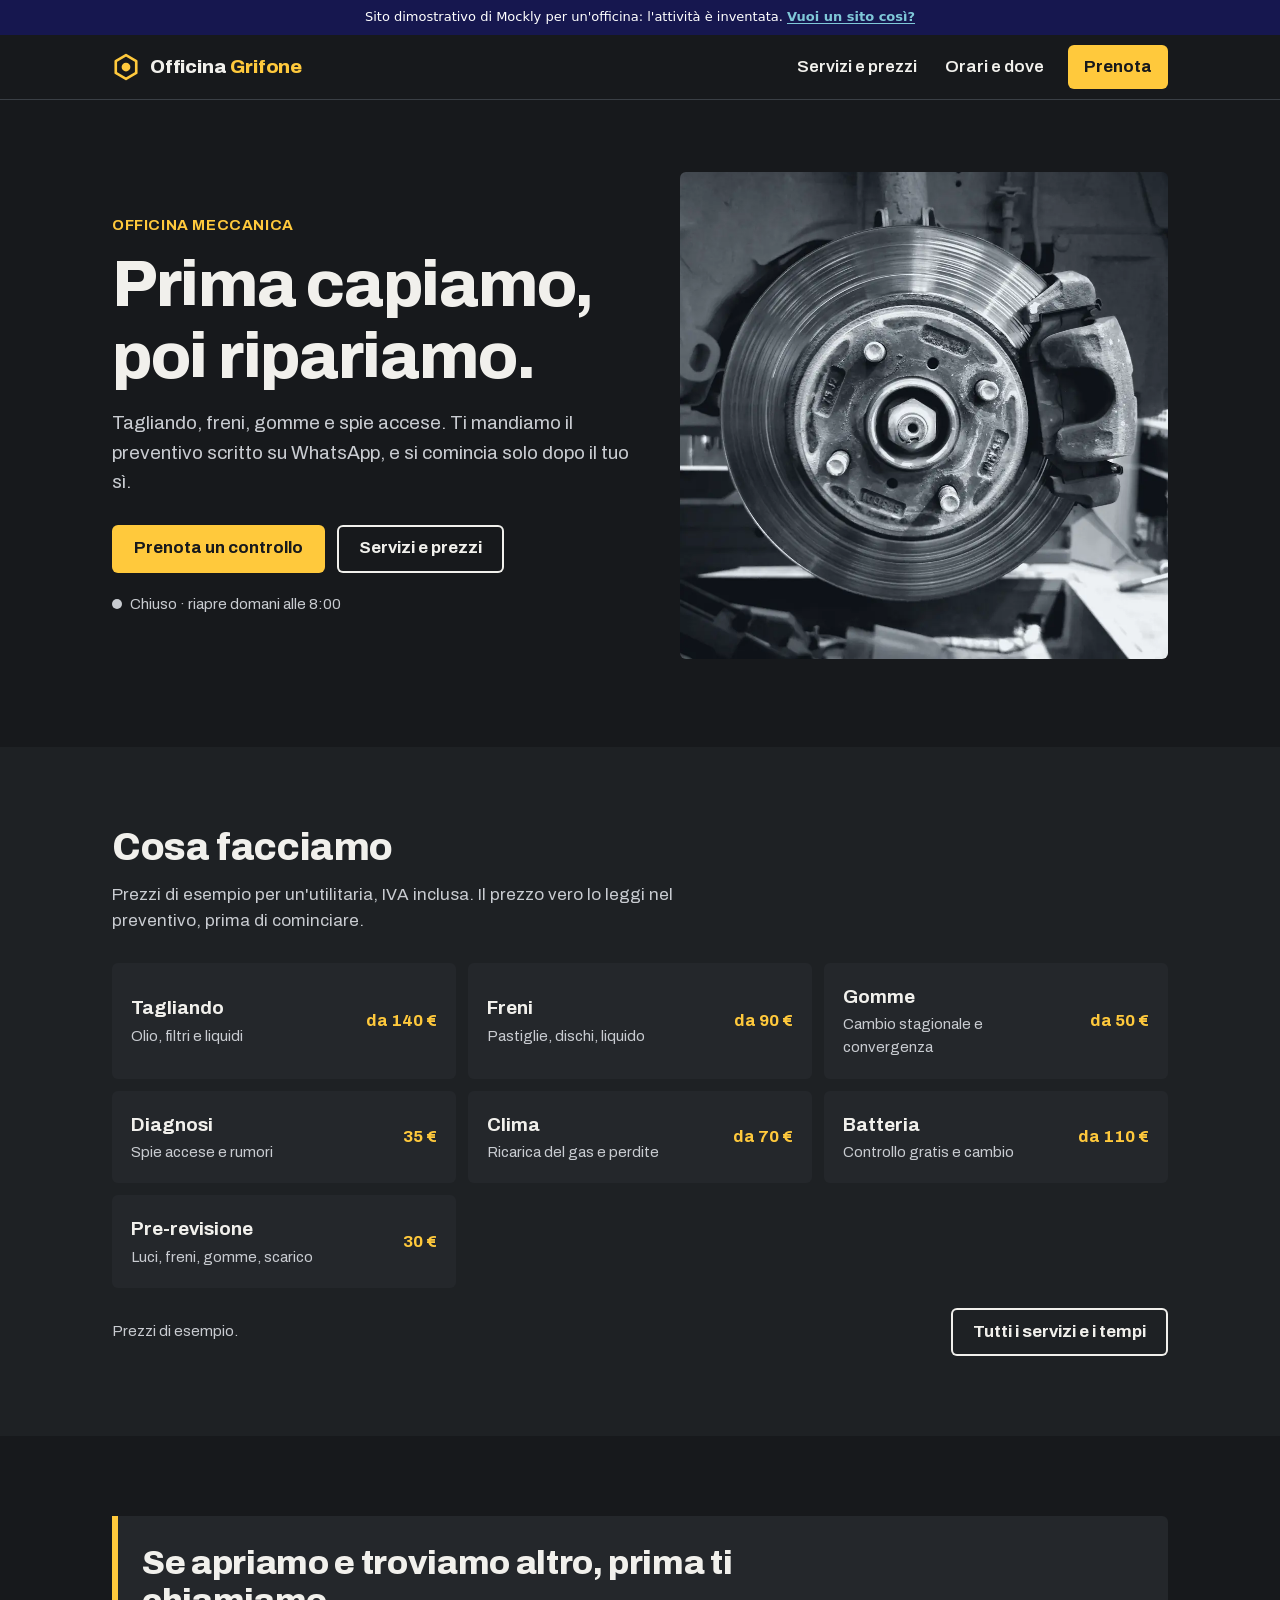
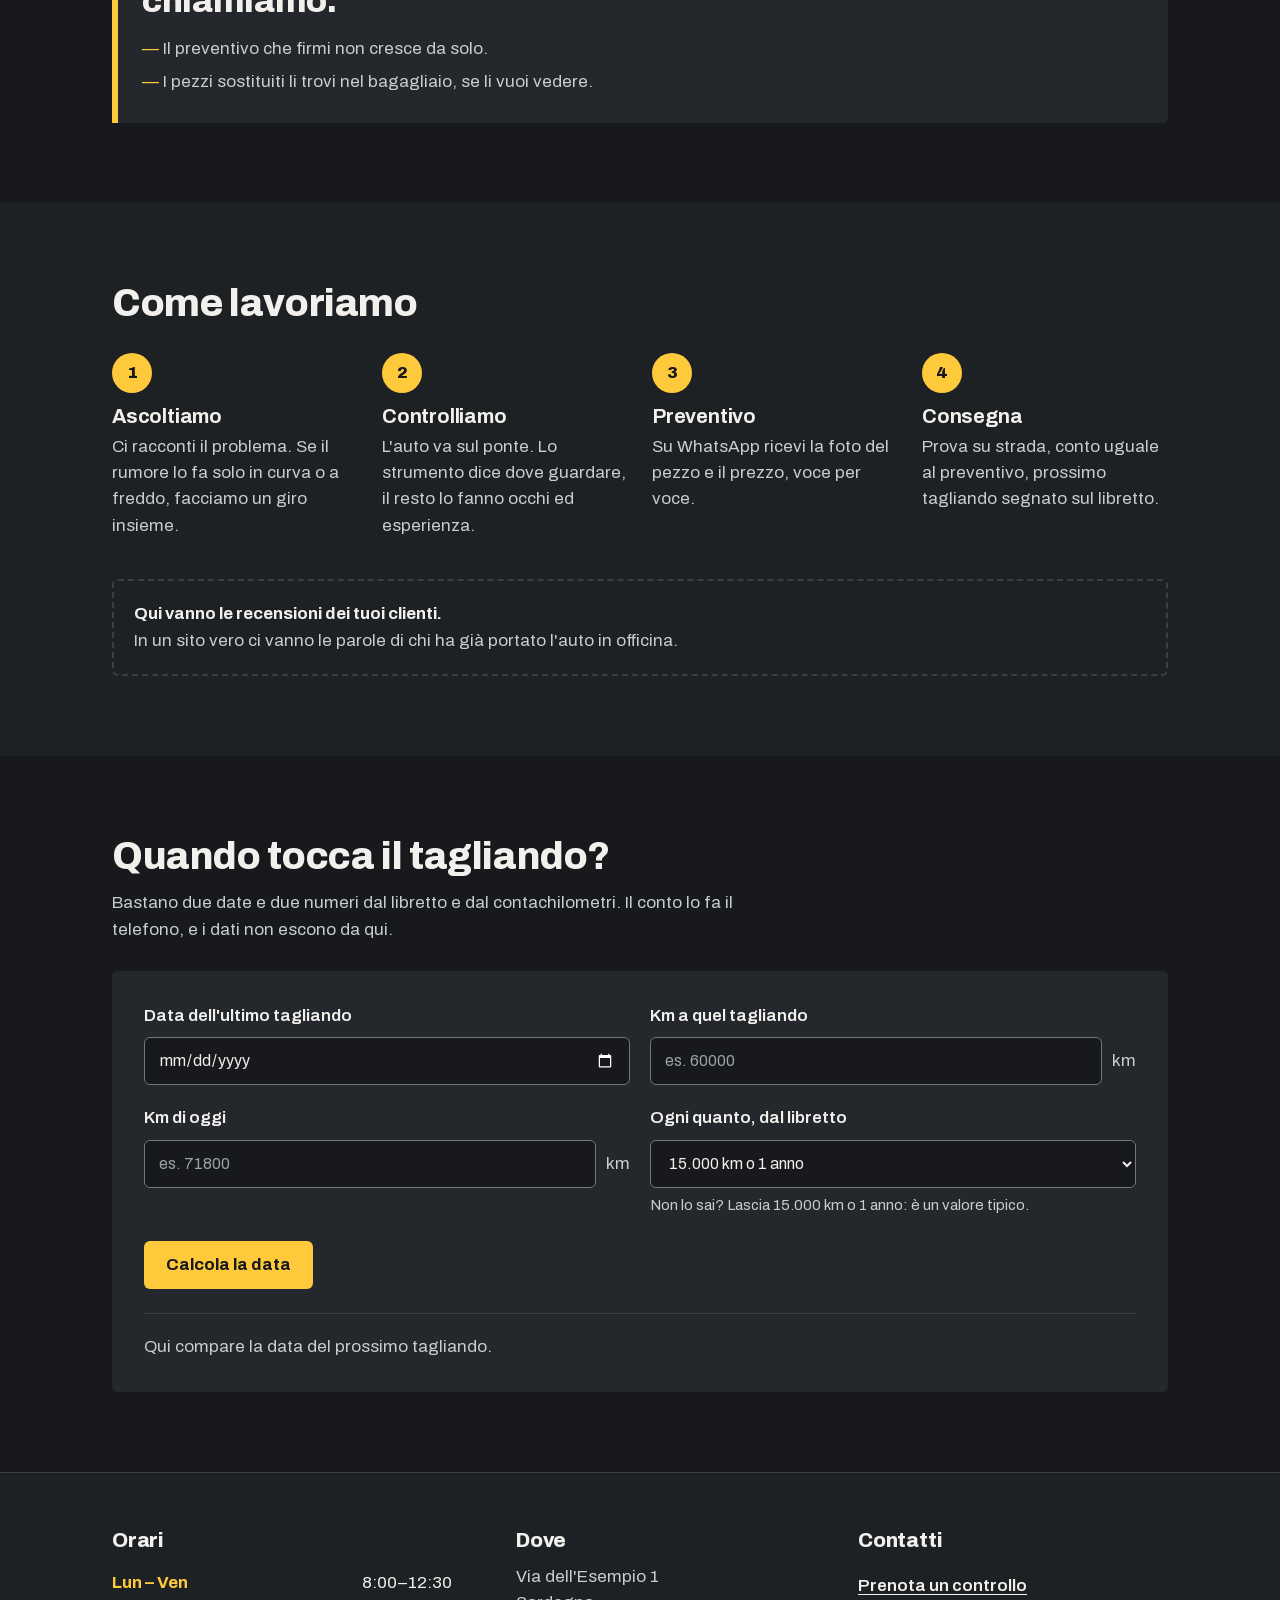
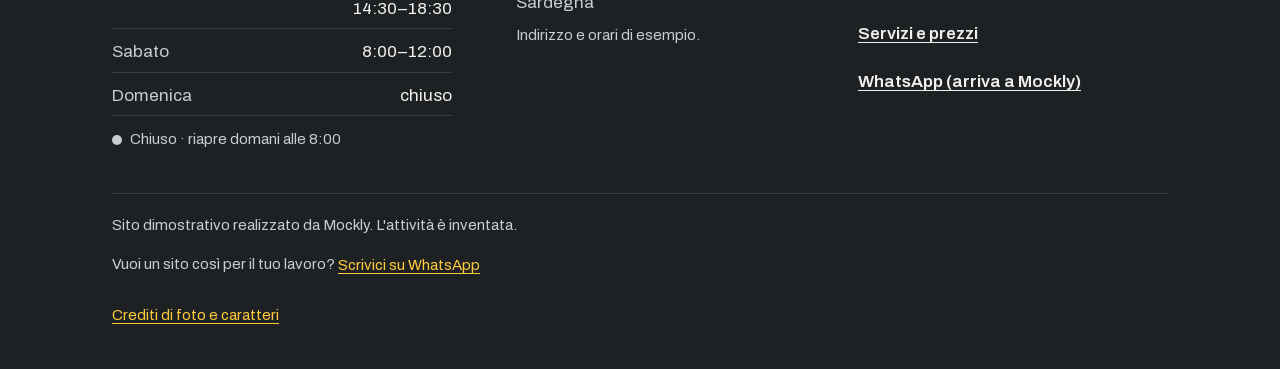
<file: index.html>
<!doctype html>
<html lang="it">
<head>
<meta charset="utf-8">
<meta name="viewport" content="width=device-width, initial-scale=1, viewport-fit=cover">
<title>Officina Grifone — Prima capiamo, poi ripariamo</title>
<meta name="description" content="Officina meccanica inventata per una demo di Mockly: tagliando, freni, gomme, diagnosi delle spie. Promemoria del tagliando e prenotazione su WhatsApp.">
<link rel="canonical" href="https://mockly-website.github.io/officina-grifone/">
<meta name="theme-color" content="#17191C">
<meta property="og:type" content="website">
<meta property="og:locale" content="it_IT">
<meta property="og:site_name" content="Officina Grifone">
<meta property="og:url" content="https://mockly-website.github.io/officina-grifone/">
<meta property="og:title" content="Officina Grifone — Prima capiamo, poi ripariamo">
<meta property="og:description" content="Officina meccanica inventata per una demo di Mockly: tagliando, freni, gomme, diagnosi delle spie. Promemoria del tagliando e prenotazione su WhatsApp.">
<meta property="og:image" content="https://mockly-website.github.io/officina-grifone/assets/img/anteprima-social.png">
<meta property="og:image:width" content="1200">
<meta property="og:image:height" content="630">
<meta property="og:image:alt" content="Officina Grifone: prima capiamo, poi ripariamo. Testo su fondo scuro accanto alla foto di un disco del freno.">
<meta name="twitter:card" content="summary_large_image">
<link rel="icon" href="assets/img/icona.svg" type="image/svg+xml">
<link rel="apple-touch-icon" href="assets/img/icona-180.png">
<link rel="preload" href="assets/fonts/archivo.woff2" as="font" type="font/woff2" crossorigin>
<link rel="stylesheet" href="assets/css/style.css?v=20261119c">
</head>
<body>
<!-- Striscia Mockly: dice che questo è un sito dimostrativo -->
<div class="mockly-demo-bar" role="note"><p>Sito dimostrativo di Mockly per un'officina: l'attività è inventata. <a href="https://mockly.it/">Vuoi un sito così?</a></p></div>
<script>(function(){var b=document.currentScript.previousElementSibling,h=[];function pad(){var c=getComputedStyle(document.body),t=parseFloat(c.paddingTop)||0;b.style.margin="-"+t+"px -"+(parseFloat(c.paddingRight)||0)+"px "+t+"px -"+(parseFloat(c.paddingLeft)||0)+"px";}function find(){pad();h=[].filter.call(document.body.querySelectorAll("*"),function(e){if(e===b||b.contains(e))return false;if(e.hasAttribute("data-mockly-bar"))return true;var s=getComputedStyle(e);if(s.position!=="fixed"||s.top!=="0px")return false;var r=e.getBoundingClientRect();if(r.height>20&&r.height<innerHeight*.5&&r.width>innerWidth*.5){e.setAttribute("data-mockly-bar","");return true;}return false;});move();}function move(){var t=Math.max(0,b.offsetHeight-scrollY)+"px";h.forEach(function(e){e.style.top=t;});}addEventListener("load",find);addEventListener("resize",find);addEventListener("scroll",move,{passive:true});if(document.readyState!=="loading")find();else document.addEventListener("DOMContentLoaded",find);})();</script>
<style>.mockly-demo-bar{position:relative;z-index:1;margin:0;padding:8px 16px;background:#16174F;color:#fff;font:500 13px/1.45 system-ui,-apple-system,"Segoe UI",Roboto,sans-serif;text-align:center;letter-spacing:0}.mockly-demo-bar p{margin:0;color:inherit;font:inherit}.mockly-demo-bar a{color:#7FC8D8;font-weight:600;text-decoration:underline;text-underline-offset:2px}.mockly-demo-bar a:focus-visible{outline:2px solid #7FC8D8;outline-offset:2px}</style>
<a class="salta" href="#contenuto">Vai al contenuto</a>
<header class="testata">
  <div class="contenitore testata__riga">
    <a class="marchio" href="index.html" aria-label="Officina Grifone, home">
      <svg viewBox="0 0 32 32" aria-hidden="true"><path d="M16 2.5l11.7 6.75v13.5L16 29.5 4.3 22.75V9.25z" fill="none" stroke="currentColor" stroke-width="3" stroke-linejoin="round"/><circle cx="16" cy="16" r="5" fill="currentColor"/></svg>
      <span>Officina <b>Grifone</b></span>
    </a>
    <nav class="nav" aria-label="Principale">
      <ul>
        <li><a href="servizi.html">Servizi e prezzi</a></li>
        <li><a href="#orari">Orari e dove</a></li>
      </ul>
    </nav>
    <a class="bottone" href="prenota.html">Prenota</a>
    <button class="menu-tasto" type="button" aria-expanded="false" aria-controls="menu" aria-label="Apri il menu">
      <svg class="apri" viewBox="0 0 24 24" aria-hidden="true"><path d="M3 6h18M3 12h18M3 18h18" stroke="currentColor" stroke-width="2" stroke-linecap="round"/></svg>
      <svg class="chiudi" viewBox="0 0 24 24" aria-hidden="true"><path d="M5 5l14 14M19 5L5 19" stroke="currentColor" stroke-width="2" stroke-linecap="round"/></svg>
    </button>
  </div>
  <nav class="menu contenitore" id="menu" aria-label="Menu" hidden>
    <ul>
      <li><a href="index.html" aria-current="page">Home</a></li>
      <li><a href="servizi.html">Servizi e prezzi</a></li>
      <li><a href="prenota.html">Prenota un controllo</a></li>
      <li><a href="#orari">Orari e dove</a></li>
    </ul>
  </nav>
</header>

<main id="contenuto">
  <section class="contenitore apertura" aria-labelledby="titolo">
    <div>
      <p class="occhiello">Officina meccanica</p>
      <h1 id="titolo">Prima capiamo, poi ripariamo.</h1>
      <p class="apertura__testo">Tagliando, freni, gomme e spie accese. Ti mandiamo il preventivo scritto su WhatsApp, e si comincia solo dopo il tuo sì.</p>
      <div class="azioni">
        <a class="bottone" href="prenota.html">Prenota un controllo</a>
        <a class="bottone bottone--linea" href="servizi.html">Servizi e prezzi</a>
      </div>
      <p class="stato" data-stato>Orari in fondo alla pagina</p>
    </div>
    <img class="apertura__foto" src="assets/img/freni-960.webp" srcset="assets/img/freni-480.webp 480w, assets/img/freni-960.webp 960w, assets/img/freni-1440.webp 1440w" sizes="(min-width: 900px) 46vw, 100vw" width="960" height="1280" alt="Disco del freno montato sul mozzo, visto da vicino" fetchpriority="high">
  </section>

  <section class="sezione sezione--alt" aria-labelledby="t-servizi">
    <div class="contenitore">
      <div class="sezione__testa">
        <h2 id="t-servizi">Cosa facciamo</h2>
        <p>Prezzi di esempio per un'utilitaria, IVA inclusa. Il prezzo vero lo leggi nel preventivo, prima di cominciare.</p>
      </div>
      <ul class="schede">
        <li><a href="servizi.html#tagliando"><span><b>Tagliando</b><small>Olio, filtri e liquidi</small></span><span class="prezzo">da 140 €</span></a></li>
        <li><a href="servizi.html#freni"><span><b>Freni</b><small>Pastiglie, dischi, liquido</small></span><span class="prezzo">da 90 €</span></a></li>
        <li><a href="servizi.html#gomme"><span><b>Gomme</b><small>Cambio stagionale e convergenza</small></span><span class="prezzo">da 50 €</span></a></li>
        <li><a href="servizi.html#diagnosi"><span><b>Diagnosi</b><small>Spie accese e rumori</small></span><span class="prezzo">35 €</span></a></li>
        <li><a href="servizi.html#clima"><span><b>Clima</b><small>Ricarica del gas e perdite</small></span><span class="prezzo">da 70 €</span></a></li>
        <li><a href="servizi.html#batteria"><span><b>Batteria</b><small>Controllo gratis e cambio</small></span><span class="prezzo">da 110 €</span></a></li>
        <li><a href="servizi.html#revisione"><span><b>Pre-revisione</b><small>Luci, freni, gomme, scarico</small></span><span class="prezzo">30 €</span></a></li>
      </ul>
      <div class="schede__piede">
        <p class="nota-esempio">Prezzi di esempio.</p>
        <a class="bottone bottone--linea" href="servizi.html">Tutti i servizi e i tempi</a>
      </div>
    </div>
  </section>

  <section class="sezione" aria-labelledby="t-regola">
    <div class="contenitore">
      <div class="regola">
        <h2 id="t-regola">Se apriamo e troviamo altro, prima ti chiamiamo.</h2>
        <ul>
          <li>Il preventivo che firmi non cresce da solo.</li>
          <li>I pezzi sostituiti li trovi nel bagagliaio, se li vuoi vedere.</li>
        </ul>
      </div>
    </div>
  </section>

  <section class="sezione sezione--alt" id="come" aria-labelledby="t-come">
    <div class="contenitore">
      <div class="sezione__testa">
        <h2 id="t-come">Come lavoriamo</h2>
      </div>
      <ol class="passi-lavoro">
        <li><h3>Ascoltiamo</h3><p>Ci racconti il problema. Se il rumore lo fa solo in curva o a freddo, facciamo un giro insieme.</p></li>
        <li><h3>Controlliamo</h3><p>L'auto va sul ponte. Lo strumento dice dove guardare, il resto lo fanno occhi ed esperienza.</p></li>
        <li><h3>Preventivo</h3><p>Su WhatsApp ricevi la foto del pezzo e il prezzo, voce per voce.</p></li>
        <li><h3>Consegna</h3><p>Prova su strada, conto uguale al preventivo, prossimo tagliando segnato sul libretto.</p></li>
      </ol>
      <div class="recensioni">
        <p><strong>Qui vanno le recensioni dei tuoi clienti.</strong></p>
        <p>In un sito vero ci vanno le parole di chi ha già portato l'auto in officina.</p>
      </div>
    </div>
  </section>

  <section class="sezione" id="tagliando" aria-labelledby="t-tagliando">
    <div class="contenitore">
      <div class="sezione__testa">
        <h2 id="t-tagliando">Quando tocca il tagliando?</h2>
        <p>Bastano due date e due numeri dal libretto e dal contachilometri. Il conto lo fa il telefono, e i dati non escono da qui.</p>
      </div>
      <form class="calcolo" id="calcolo" novalidate>
        <div class="campi campi--due">
          <div class="campo" data-campo="data">
            <label for="c-data">Data dell'ultimo tagliando</label>
            <input type="date" id="c-data" name="data" required aria-describedby="e-data">
            <p class="errore" id="e-data">Scrivi una data passata, come sul libretto.</p>
          </div>
          <div class="campo" data-campo="kmprima">
            <label for="c-kmprima">Km a quel tagliando</label>
            <div class="unita"><input type="number" id="c-kmprima" name="kmprima" inputmode="numeric" min="0" max="999999" step="1" placeholder="es. 60000" required aria-describedby="e-kmprima"><span>km</span></div>
            <p class="errore" id="e-kmprima">Scrivi i chilometri, solo numeri.</p>
          </div>
          <div class="campo" data-campo="kmoggi">
            <label for="c-kmoggi">Km di oggi</label>
            <div class="unita"><input type="number" id="c-kmoggi" name="kmoggi" inputmode="numeric" min="0" max="999999" step="1" placeholder="es. 71800" required aria-describedby="e-kmoggi"><span>km</span></div>
            <p class="errore" id="e-kmoggi">Devono essere almeno quelli dell'ultimo tagliando.</p>
          </div>
          <div class="campo">
            <label for="c-intervallo">Ogni quanto, dal libretto</label>
            <select id="c-intervallo" name="intervallo" aria-describedby="a-intervallo">
              <option value="10000-12">10.000 km o 1 anno</option>
              <option value="15000-12" selected>15.000 km o 1 anno</option>
              <option value="20000-12">20.000 km o 1 anno</option>
              <option value="20000-24">20.000 km o 2 anni</option>
              <option value="30000-24">30.000 km o 2 anni</option>
            </select>
            <p class="campo__aiuto" id="a-intervallo">Non lo sai? Lascia 15.000 km o 1 anno: è un valore tipico.</p>
          </div>
        </div>
        <button class="bottone" type="submit">Calcola la data</button>
        <div class="esito" aria-live="polite">
          <p class="esito__vuoto" data-vuoto>Qui compare la data del prossimo tagliando.</p>
          <div data-pieno hidden>
            <span class="esito__stato" data-stato-t></span>
            <p class="esito__etichetta" data-etichetta-t>Prossimo tagliando entro il</p>
            <p class="esito__data" data-data></p>
            <p data-frase></p>
            <div class="misura">
              <div class="misura__testo"><span>Chilometri</span><span data-km-testo></span></div>
              <div class="misura__barra"><span class="misura__pieno" data-km-barra></span></div>
            </div>
            <div class="misura">
              <div class="misura__testo"><span>Tempo</span><span data-tempo-testo></span></div>
              <div class="misura__barra"><span class="misura__pieno" data-tempo-barra></span></div>
            </div>
            <div class="esito__azioni">
              <a class="bottone" href="prenota.html?servizio=tagliando" data-prenota-t>Prenota il tagliando</a>
              <button class="bottone bottone--linea" type="button" data-calendario>Aggiungi al calendario</button>
            </div>
            <p class="nota-esempio" style="margin-top:14px">Stima indicativa: per la tua auto vale sempre il libretto della casa.</p>
          </div>
        </div>
      </form>
    </div>
  </section>
</main>

<footer class="piede" id="orari">
  <div class="contenitore">
    <div class="piede__griglia">
      <div>
        <h2>Orari</h2>
        <ul class="orari">
          <li data-giorni="1,2,3,4,5"><span>Lun – Ven</span><span>8:00–12:30<br>14:30–18:30</span></li>
          <li data-giorni="6"><span>Sabato</span><span>8:00–12:00</span></li>
          <li data-giorni="0"><span>Domenica</span><span>chiuso</span></li>
        </ul>
        <p class="stato" data-stato>Orari di esempio</p>
      </div>
      <div>
        <h2>Dove</h2>
        <p>Via dell'Esempio 1<br>Sardegna</p>
        <p class="nota-esempio" style="margin-top:8px">Indirizzo e orari di esempio.</p>
      </div>
      <div>
        <h2>Contatti</h2>
        <ul class="contatti">
          <li><a href="prenota.html">Prenota un controllo</a></li>
          <li><a href="servizi.html">Servizi e prezzi</a></li>
          <li><a href="https://wa.me/393517578080?text=Ciao%20Mockly%2C%20ho%20visto%20la%20demo%20dell%27Officina%20Grifone%20e%20ho%20una%20domanda." target="_blank" rel="noopener">WhatsApp (arriva a Mockly)</a></li>
        </ul>
      </div>
    </div>
    <div class="mockly">
      <p>Sito dimostrativo realizzato da Mockly. L'attività è inventata.</p>
      <p>Vuoi un sito così per il tuo lavoro? <a href="https://wa.me/393517578080?text=Ciao%20Mockly%2C%20ho%20visto%20la%20demo%20dell%27Officina%20Grifone%3A%20vorrei%20un%20sito%20cos%C3%AC%20per%20il%20mio%20lavoro." target="_blank" rel="noopener">Scrivici su WhatsApp</a></p>
      <p><a href="CREDITI.md">Crediti di foto e caratteri</a></p>
    </div>
  </div>
</footer>
<script src="assets/js/main.js?v=20261119c"></script>
</body>
</html>
</file>
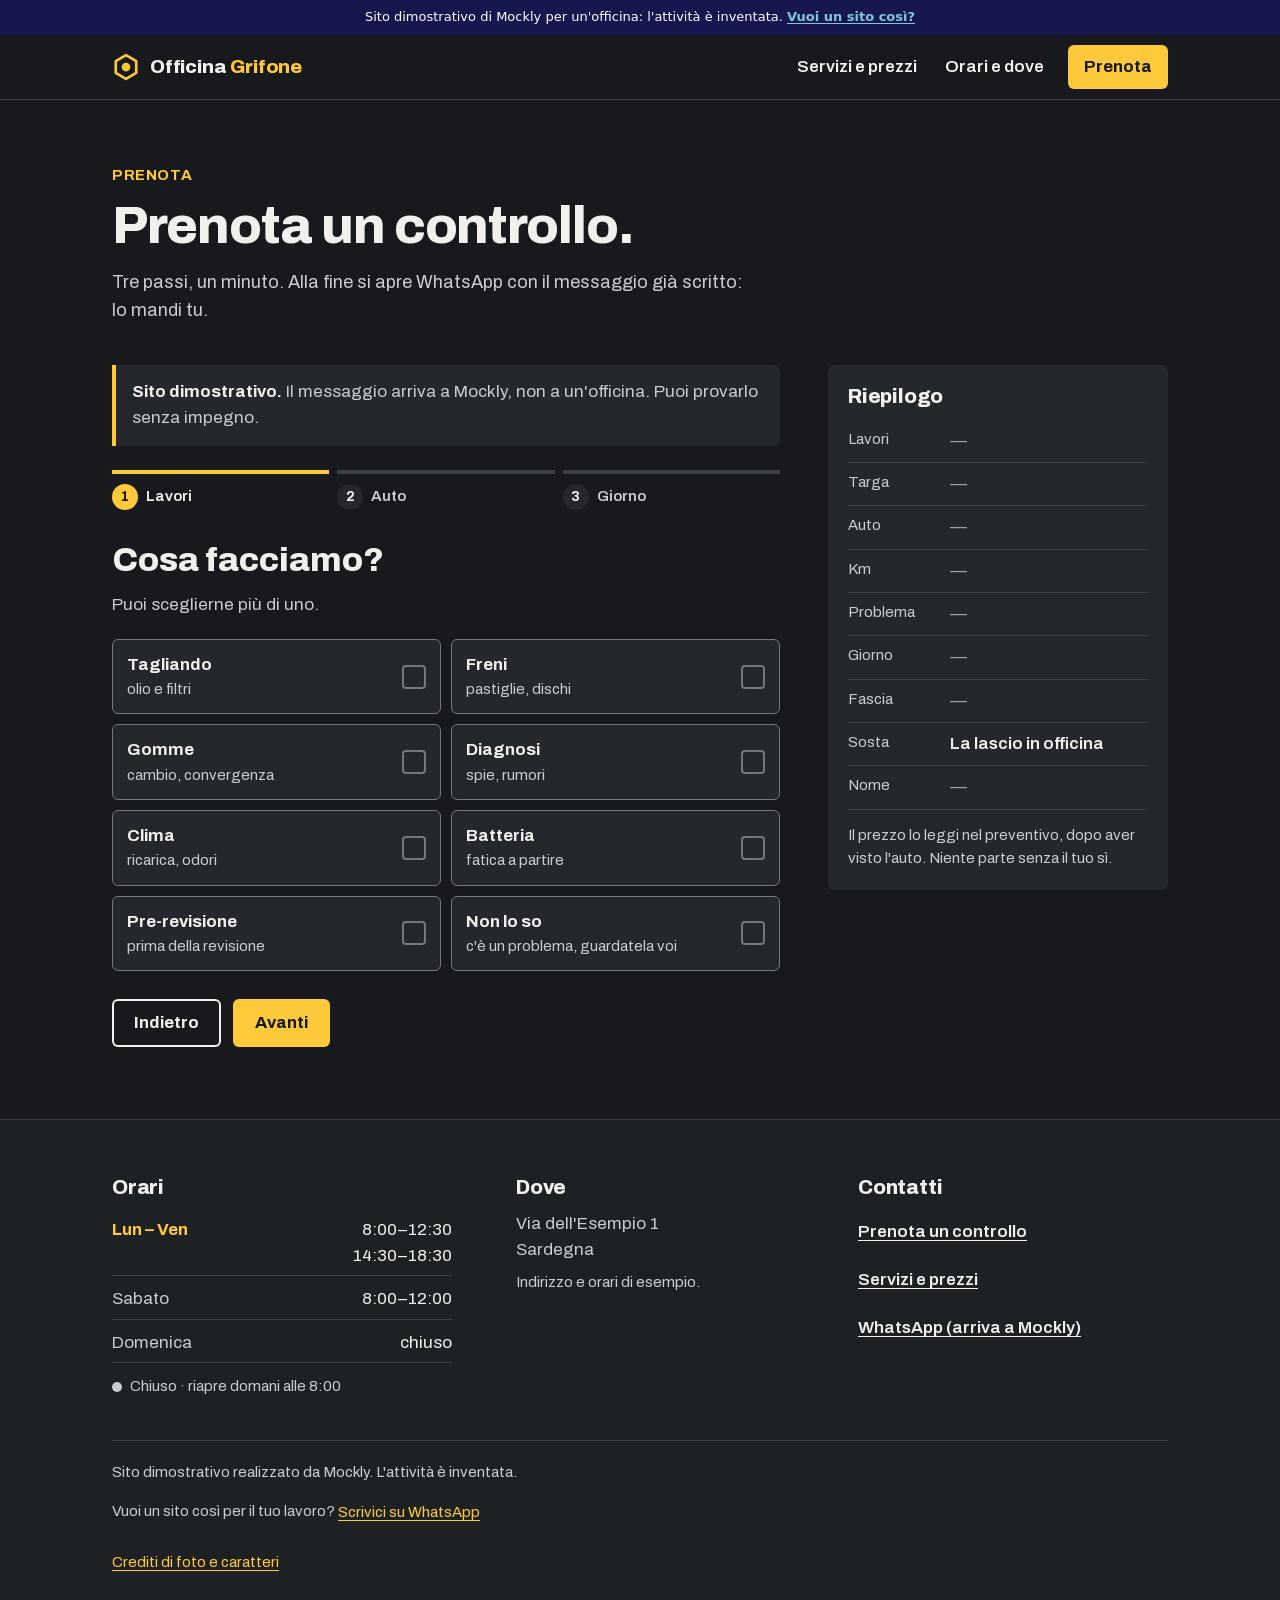
<file: prenota.html>
<!doctype html>
<html lang="it">
<head>
<meta charset="utf-8">
<meta name="viewport" content="width=device-width, initial-scale=1, viewport-fit=cover">
<title>Prenota un controllo — Officina Grifone</title>
<meta name="description" content="Prenota un controllo in tre passi: lavori, auto e giorno. Il riepilogo si apre in WhatsApp. Demo di Mockly, l'officina è inventata.">
<link rel="canonical" href="https://mockly-website.github.io/officina-grifone/prenota.html">
<meta name="theme-color" content="#17191C">
<meta property="og:type" content="website">
<meta property="og:locale" content="it_IT">
<meta property="og:site_name" content="Officina Grifone">
<meta property="og:url" content="https://mockly-website.github.io/officina-grifone/prenota.html">
<meta property="og:title" content="Prenota un controllo — Officina Grifone">
<meta property="og:description" content="Prenota un controllo in tre passi: lavori, auto e giorno. Il riepilogo si apre in WhatsApp. Demo di Mockly, l'officina è inventata.">
<meta property="og:image" content="https://mockly-website.github.io/officina-grifone/assets/img/anteprima-social.png">
<meta property="og:image:width" content="1200">
<meta property="og:image:height" content="630">
<meta property="og:image:alt" content="Officina Grifone: prima capiamo, poi ripariamo. Testo su fondo scuro accanto alla foto di un disco del freno.">
<meta name="twitter:card" content="summary_large_image">
<link rel="icon" href="assets/img/icona.svg" type="image/svg+xml">
<link rel="apple-touch-icon" href="assets/img/icona-180.png">
<link rel="preload" href="assets/fonts/archivo.woff2" as="font" type="font/woff2" crossorigin>
<link rel="stylesheet" href="assets/css/style.css?v=20261119c">
</head>
<body>
<!-- Striscia Mockly: dice che questo è un sito dimostrativo -->
<div class="mockly-demo-bar" role="note"><p>Sito dimostrativo di Mockly per un'officina: l'attività è inventata. <a href="https://mockly.it/">Vuoi un sito così?</a></p></div>
<script>(function(){var b=document.currentScript.previousElementSibling,h=[];function pad(){var c=getComputedStyle(document.body),t=parseFloat(c.paddingTop)||0;b.style.margin="-"+t+"px -"+(parseFloat(c.paddingRight)||0)+"px "+t+"px -"+(parseFloat(c.paddingLeft)||0)+"px";}function find(){pad();h=[].filter.call(document.body.querySelectorAll("*"),function(e){if(e===b||b.contains(e))return false;if(e.hasAttribute("data-mockly-bar"))return true;var s=getComputedStyle(e);if(s.position!=="fixed"||s.top!=="0px")return false;var r=e.getBoundingClientRect();if(r.height>20&&r.height<innerHeight*.5&&r.width>innerWidth*.5){e.setAttribute("data-mockly-bar","");return true;}return false;});move();}function move(){var t=Math.max(0,b.offsetHeight-scrollY)+"px";h.forEach(function(e){e.style.top=t;});}addEventListener("load",find);addEventListener("resize",find);addEventListener("scroll",move,{passive:true});if(document.readyState!=="loading")find();else document.addEventListener("DOMContentLoaded",find);})();</script>
<style>.mockly-demo-bar{position:relative;z-index:1;margin:0;padding:8px 16px;background:#16174F;color:#fff;font:500 13px/1.45 system-ui,-apple-system,"Segoe UI",Roboto,sans-serif;text-align:center;letter-spacing:0}.mockly-demo-bar p{margin:0;color:inherit;font:inherit}.mockly-demo-bar a{color:#7FC8D8;font-weight:600;text-decoration:underline;text-underline-offset:2px}.mockly-demo-bar a:focus-visible{outline:2px solid #7FC8D8;outline-offset:2px}</style>
<a class="salta" href="#contenuto">Vai al contenuto</a>
<header class="testata">
  <div class="contenitore testata__riga">
    <a class="marchio" href="index.html" aria-label="Officina Grifone, home">
      <svg viewBox="0 0 32 32" aria-hidden="true"><path d="M16 2.5l11.7 6.75v13.5L16 29.5 4.3 22.75V9.25z" fill="none" stroke="currentColor" stroke-width="3" stroke-linejoin="round"/><circle cx="16" cy="16" r="5" fill="currentColor"/></svg>
      <span>Officina <b>Grifone</b></span>
    </a>
    <nav class="nav" aria-label="Principale">
      <ul>
        <li><a href="servizi.html">Servizi e prezzi</a></li>
        <li><a href="#orari">Orari e dove</a></li>
      </ul>
    </nav>
    <a class="bottone" href="prenota.html">Prenota</a>
    <button class="menu-tasto" type="button" aria-expanded="false" aria-controls="menu" aria-label="Apri il menu">
      <svg class="apri" viewBox="0 0 24 24" aria-hidden="true"><path d="M3 6h18M3 12h18M3 18h18" stroke="currentColor" stroke-width="2" stroke-linecap="round"/></svg>
      <svg class="chiudi" viewBox="0 0 24 24" aria-hidden="true"><path d="M5 5l14 14M19 5L5 19" stroke="currentColor" stroke-width="2" stroke-linecap="round"/></svg>
    </button>
  </div>
  <nav class="menu contenitore" id="menu" aria-label="Menu" hidden>
    <ul>
      <li><a href="index.html">Home</a></li>
      <li><a href="servizi.html">Servizi e prezzi</a></li>
      <li><a href="prenota.html" aria-current="page">Prenota un controllo</a></li>
      <li><a href="#orari">Orari e dove</a></li>
    </ul>
  </nav>
</header>

<main id="contenuto">
  <div class="contenitore testa-pagina">
    <p class="occhiello">Prenota</p>
    <h1>Prenota un controllo.</h1>
    <p>Tre passi, un minuto. Alla fine si apre WhatsApp con il messaggio già scritto: lo mandi tu.</p>
  </div>
  <div class="contenitore ordine">
    <div>
      <div class="avviso" style="margin-bottom:8px"><p><strong>Sito dimostrativo.</strong> Il messaggio arriva a Mockly, non a un'officina. Puoi provarlo senza impegno.</p></div>
      <noscript><div class="avviso" style="margin-bottom:8px"><p>Il modulo ha bisogno di JavaScript. Puoi scrivere lo stesso su <a href="https://wa.me/393517578080?text=Ciao%20Mockly%2C%20ho%20visto%20la%20demo%20dell%27Officina%20Grifone%20e%20ho%20una%20domanda.">WhatsApp</a>: targa, che auto è, cosa succede e quando passi.</p></div></noscript>
      <ol class="passi" aria-label="Avanzamento">
        <li data-passo-ind="1" aria-current="step"><b>1</b>Lavori</li>
        <li data-passo-ind="2"><b>2</b>Auto</li>
        <li data-passo-ind="3"><b>3</b>Giorno</li>
      </ol>
      <form id="ordine" novalidate>
        <fieldset class="passo" data-passo="1">
          <legend class="passo__titolo" tabindex="-1">Cosa facciamo?</legend>
          <p class="passo__sotto">Puoi sceglierne più di uno.</p>
          <ul class="scelte">
            <li class="scelta"><input type="checkbox" id="lav-tagliando" name="lavori" value="Tagliando" data-chiave="tagliando"><label for="lav-tagliando"><span class="scelta__nome">Tagliando<small>olio e filtri</small></span><span class="scelta__spunta" aria-hidden="true">✓</span></label></li>
            <li class="scelta"><input type="checkbox" id="lav-freni" name="lavori" value="Freni" data-chiave="freni"><label for="lav-freni"><span class="scelta__nome">Freni<small>pastiglie, dischi</small></span><span class="scelta__spunta" aria-hidden="true">✓</span></label></li>
            <li class="scelta"><input type="checkbox" id="lav-gomme" name="lavori" value="Gomme" data-chiave="gomme"><label for="lav-gomme"><span class="scelta__nome">Gomme<small>cambio, convergenza</small></span><span class="scelta__spunta" aria-hidden="true">✓</span></label></li>
            <li class="scelta"><input type="checkbox" id="lav-diagnosi" name="lavori" value="Diagnosi" data-chiave="diagnosi"><label for="lav-diagnosi"><span class="scelta__nome">Diagnosi<small>spie, rumori</small></span><span class="scelta__spunta" aria-hidden="true">✓</span></label></li>
            <li class="scelta"><input type="checkbox" id="lav-clima" name="lavori" value="Clima" data-chiave="clima"><label for="lav-clima"><span class="scelta__nome">Clima<small>ricarica, odori</small></span><span class="scelta__spunta" aria-hidden="true">✓</span></label></li>
            <li class="scelta"><input type="checkbox" id="lav-batteria" name="lavori" value="Batteria" data-chiave="batteria"><label for="lav-batteria"><span class="scelta__nome">Batteria<small>fatica a partire</small></span><span class="scelta__spunta" aria-hidden="true">✓</span></label></li>
            <li class="scelta"><input type="checkbox" id="lav-revisione" name="lavori" value="Pre-revisione" data-chiave="revisione"><label for="lav-revisione"><span class="scelta__nome">Pre-revisione<small>prima della revisione</small></span><span class="scelta__spunta" aria-hidden="true">✓</span></label></li>
            <li class="scelta"><input type="checkbox" id="lav-non-so" name="lavori" value="Non lo so" data-chiave="non-so"><label for="lav-non-so"><span class="scelta__nome">Non lo so<small>c'è un problema, guardatela voi</small></span><span class="scelta__spunta" aria-hidden="true">✓</span></label></li>
          </ul>
          <p class="errore" data-errore="lavori" style="margin-top:12px">Scegli almeno un lavoro, anche «Non lo so».</p>
        </fieldset>

        <fieldset class="passo" data-passo="2" hidden>
          <legend class="passo__titolo" tabindex="-1">La tua auto</legend>
          <p class="passo__sotto">La targa ci serve per trovare i ricambi giusti.</p>
          <div class="campi">
            <div class="campo" data-campo="targa">
              <label for="p-targa">Targa</label>
              <div class="targa"><span class="targa__banda" aria-hidden="true"></span><input id="p-targa" name="targa" type="text" autocomplete="off" autocapitalize="characters" spellcheck="false" maxlength="9" placeholder="AB 123 CD" aria-describedby="a-targa e-targa"></div>
              <p class="campo__aiuto" id="a-targa">Due lettere, tre numeri, due lettere.</p>
              <button class="mini-bottone" type="button" data-targa-esempio>Usa una targa di esempio</button>
              <p class="errore" id="e-targa">Scrivi la targa così: AB 123 CD.</p>
            </div>
            <div class="campo" data-campo="modello">
              <label for="p-modello">Che auto è</label>
              <input id="p-modello" name="modello" type="text" autocomplete="off" placeholder="es. utilitaria a benzina del 2017" aria-describedby="e-modello">
              <p class="errore" id="e-modello">Scrivi almeno tipo e anno, anche a parole tue.</p>
            </div>
            <div class="campo" data-campo="km">
              <label for="p-km">Chilometri (facoltativo)</label>
              <div class="unita"><input id="p-km" name="km" type="number" inputmode="numeric" min="0" max="999999" placeholder="es. 82000" aria-describedby="e-km"><span>km</span></div>
              <p class="errore" id="e-km">Solo numeri, senza punti.</p>
            </div>
            <div class="campo">
              <label for="p-problema">Cosa succede? (facoltativo)</label>
              <ul class="gettoni" aria-label="Aggiungi al volo">
                <li><button class="gettone" type="button" data-aggiungi>Spia accesa</button></li>
                <li><button class="gettone" type="button" data-aggiungi>Rumore in frenata</button></li>
                <li><button class="gettone" type="button" data-aggiungi>Vibra il volante</button></li>
                <li><button class="gettone" type="button" data-aggiungi>Fa fatica a partire</button></li>
              </ul>
              <textarea id="p-problema" name="problema" maxlength="400" placeholder="es. fa un rumore quando giro a destra, solo a freddo"></textarea>
            </div>
          </div>
        </fieldset>

        <fieldset class="passo" data-passo="3" hidden>
          <legend class="passo__titolo" tabindex="-1">Quando passi?</legend>
          <p class="passo__sotto">Giorni delle prossime due settimane, orari di esempio.</p>
          <div class="campi">
            <div class="campo" data-campo="giorno">
              <span class="campo__nome" id="n-giorno">Giorno</span>
              <ul class="giorni" data-giorni role="radiogroup" aria-labelledby="n-giorno"></ul>
              <p class="errore">Scegli un giorno.</p>
            </div>
            <div class="campo" data-campo="fascia">
              <span class="campo__nome" id="n-fascia">Fascia</span>
              <ul class="scelte riga-due" role="radiogroup" aria-labelledby="n-fascia">
                <li class="scelta"><input type="radio" id="f-matt" name="fascia" value="Mattina (8:00–12:30)"><label for="f-matt"><span class="scelta__nome">Mattina<small>8:00–12:30</small></span><span class="scelta__spunta" aria-hidden="true">✓</span></label></li>
                <li class="scelta"><input type="radio" id="f-pom" name="fascia" value="Pomeriggio (14:30–18:30)"><label for="f-pom"><span class="scelta__nome">Pomeriggio<small data-pom-nota>14:30–18:30</small></span><span class="scelta__spunta" aria-hidden="true">✓</span></label></li>
              </ul>
              <p class="errore">Scegli mattina o pomeriggio.</p>
            </div>
            <div class="campo" data-campo="sosta">
              <span class="campo__nome" id="n-sosta">L'auto</span>
              <ul class="scelte riga-due" role="radiogroup" aria-labelledby="n-sosta">
                <li class="scelta"><input type="radio" id="o-lascio" name="sosta" value="La lascio in officina" checked><label for="o-lascio"><span class="scelta__nome">La lascio<small>e la riprendo dopo</small></span><span class="scelta__spunta" aria-hidden="true">✓</span></label></li>
                <li class="scelta"><input type="radio" id="o-aspetto" name="sosta" value="Aspetto in officina"><label for="o-aspetto"><span class="scelta__nome">Aspetto<small>lavori brevi</small></span><span class="scelta__spunta" aria-hidden="true">✓</span></label></li>
              </ul>
            </div>
            <div class="campo" data-campo="nome">
              <label for="p-nome">Il tuo nome</label>
              <input id="p-nome" name="nome" type="text" autocomplete="given-name" placeholder="es. Maria" aria-describedby="e-nome">
              <p class="errore" id="e-nome">Scrivi il nome, così sappiamo chi cercare.</p>
            </div>
          </div>
        </fieldset>

        <div class="ordine__comandi">
          <button class="bottone bottone--linea" type="button" data-indietro hidden>Indietro</button>
          <button class="bottone" type="submit" data-avanti>Avanti</button>
        </div>
      </form>
      <div class="inviato" data-inviato hidden tabindex="-1">
        <strong>Messaggio pronto.</strong>
        <p>WhatsApp si è aperto con il riepilogo: tocca invia per mandarlo. È una prova, arriva a Mockly.</p>
        <p>Non si è aperto? <a data-link-wa href="https://wa.me/393517578080" target="_blank" rel="noopener">Tocca qui per aprirlo</a>.</p>
        <button class="mini-bottone" type="button" data-ricomincia>Fai un'altra prenotazione</button>
      </div>
    </div>
    <aside class="ordine__lato" aria-label="Riepilogo">
      <div class="riepilogo">
        <h2 class="riepilogo__titolo">Riepilogo</h2>
        <dl>
          <div><dt>Lavori</dt><dd data-r="lavori" class="is-vuoto">—</dd></div>
          <div><dt>Targa</dt><dd data-r="targa" class="is-vuoto">—</dd></div>
          <div><dt>Auto</dt><dd data-r="modello" class="is-vuoto">—</dd></div>
          <div><dt>Km</dt><dd data-r="km" class="is-vuoto">—</dd></div>
          <div><dt>Problema</dt><dd data-r="problema" class="is-vuoto">—</dd></div>
          <div><dt>Giorno</dt><dd data-r="giorno" class="is-vuoto">—</dd></div>
          <div><dt>Fascia</dt><dd data-r="fascia" class="is-vuoto">—</dd></div>
          <div><dt>Sosta</dt><dd data-r="sosta">La lascio in officina</dd></div>
          <div><dt>Nome</dt><dd data-r="nome" class="is-vuoto">—</dd></div>
        </dl>
        <p class="riepilogo__nota">Il prezzo lo leggi nel preventivo, dopo aver visto l'auto. Niente parte senza il tuo sì.</p>
      </div>
    </aside>
  </div>
</main>

<footer class="piede" id="orari">
  <div class="contenitore">
    <div class="piede__griglia">
      <div>
        <h2>Orari</h2>
        <ul class="orari">
          <li data-giorni="1,2,3,4,5"><span>Lun – Ven</span><span>8:00–12:30<br>14:30–18:30</span></li>
          <li data-giorni="6"><span>Sabato</span><span>8:00–12:00</span></li>
          <li data-giorni="0"><span>Domenica</span><span>chiuso</span></li>
        </ul>
        <p class="stato" data-stato>Orari di esempio</p>
      </div>
      <div>
        <h2>Dove</h2>
        <p>Via dell'Esempio 1<br>Sardegna</p>
        <p class="nota-esempio" style="margin-top:8px">Indirizzo e orari di esempio.</p>
      </div>
      <div>
        <h2>Contatti</h2>
        <ul class="contatti">
          <li><a href="prenota.html">Prenota un controllo</a></li>
          <li><a href="servizi.html">Servizi e prezzi</a></li>
          <li><a href="https://wa.me/393517578080?text=Ciao%20Mockly%2C%20ho%20visto%20la%20demo%20dell%27Officina%20Grifone%20e%20ho%20una%20domanda." target="_blank" rel="noopener">WhatsApp (arriva a Mockly)</a></li>
        </ul>
      </div>
    </div>
    <div class="mockly">
      <p>Sito dimostrativo realizzato da Mockly. L'attività è inventata.</p>
      <p>Vuoi un sito così per il tuo lavoro? <a href="https://wa.me/393517578080?text=Ciao%20Mockly%2C%20ho%20visto%20la%20demo%20dell%27Officina%20Grifone%3A%20vorrei%20un%20sito%20cos%C3%AC%20per%20il%20mio%20lavoro." target="_blank" rel="noopener">Scrivici su WhatsApp</a></p>
      <p><a href="CREDITI.md">Crediti di foto e caratteri</a></p>
    </div>
  </div>
</footer>
<script src="assets/js/main.js?v=20261119c"></script>
</body>
</html>
</file>
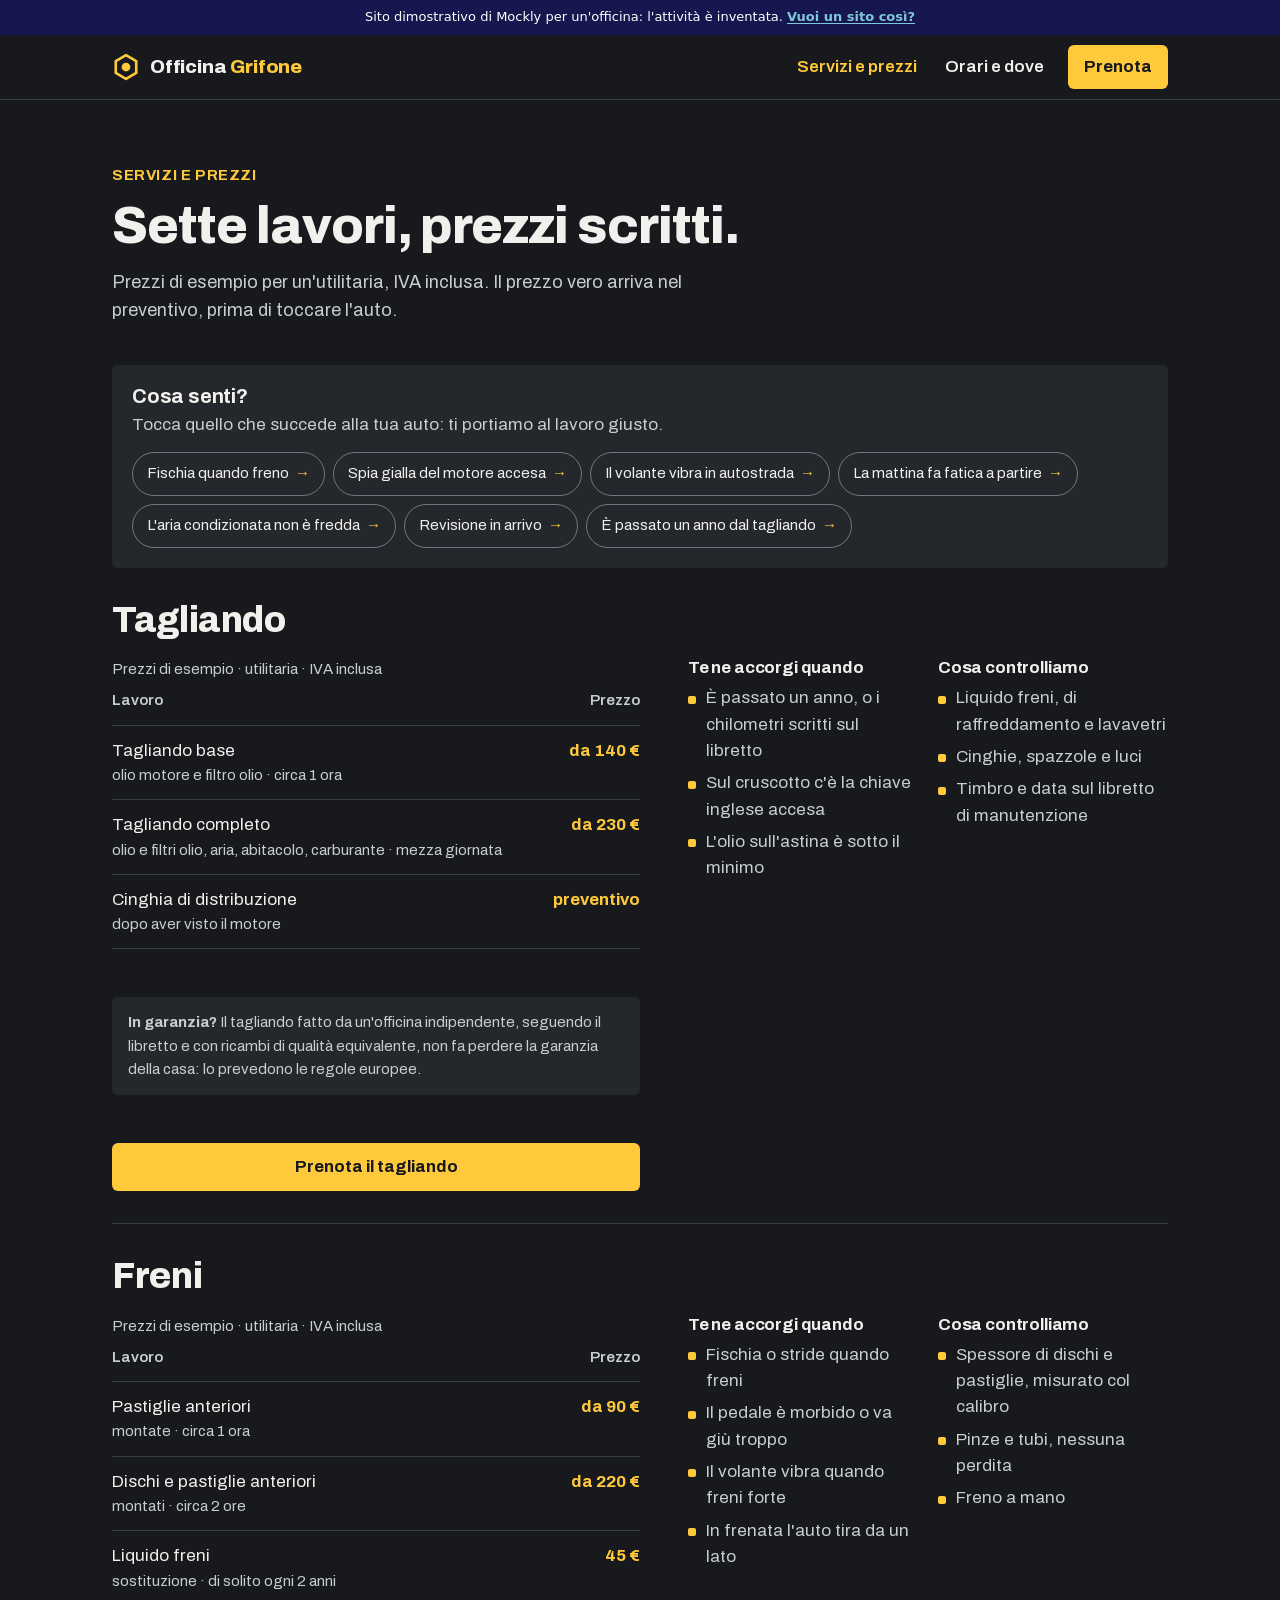
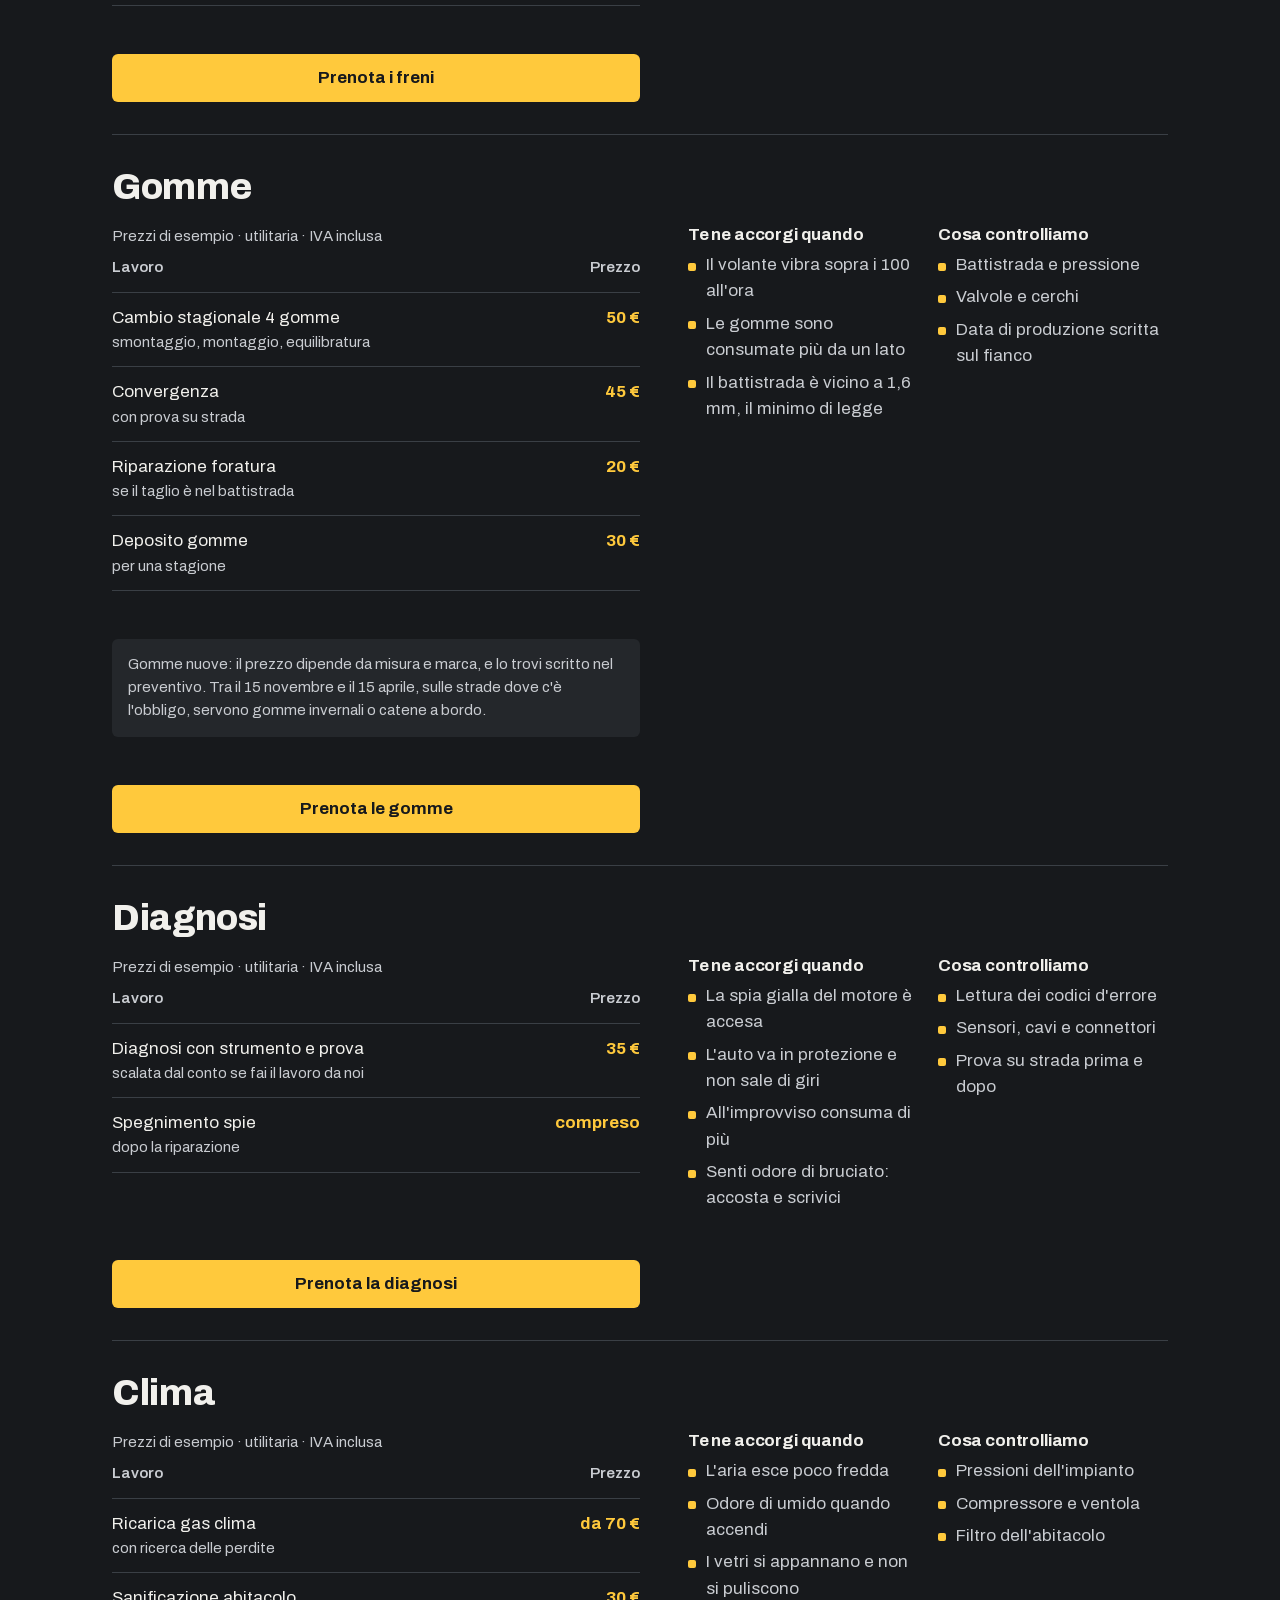
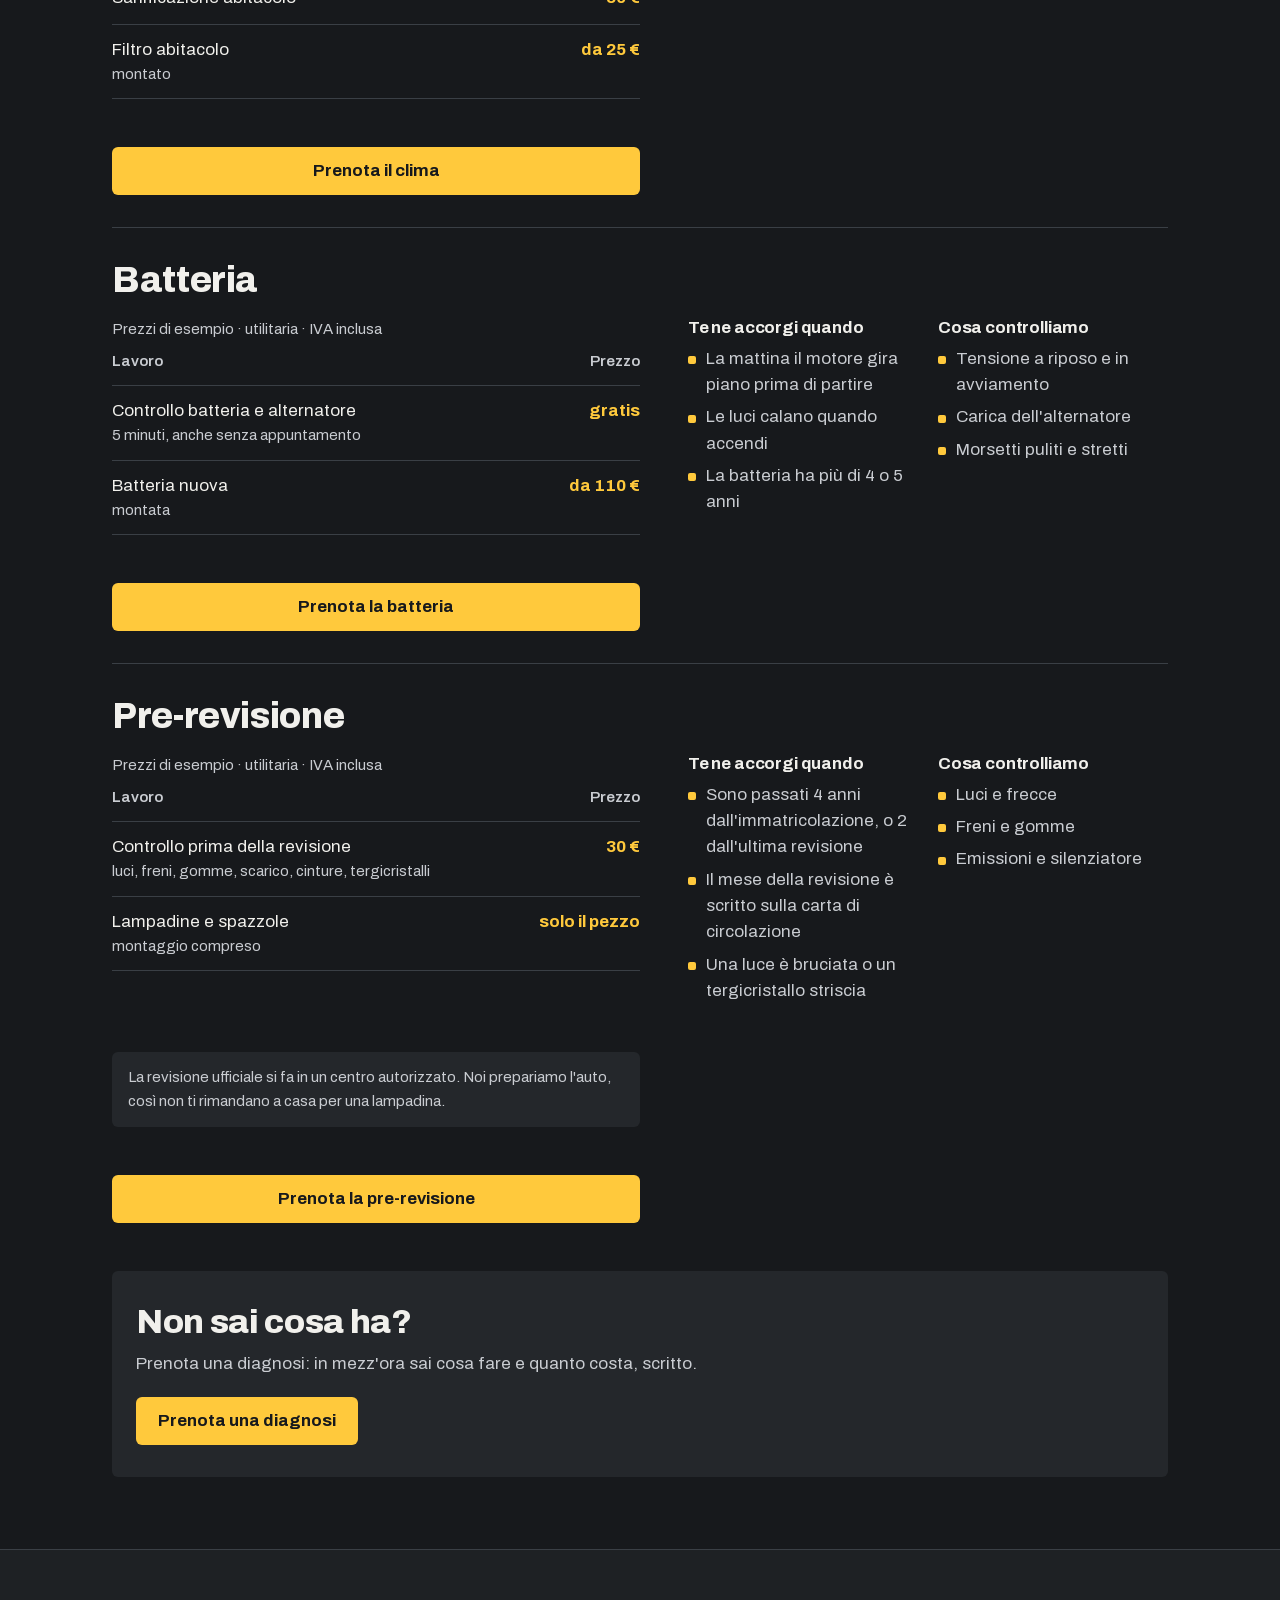
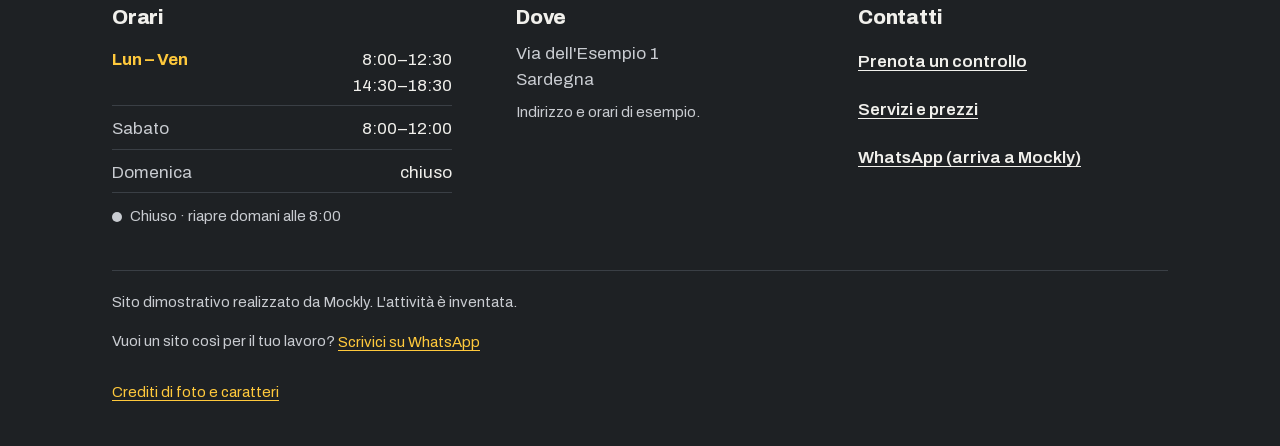
<file: servizi.html>
<!doctype html>
<html lang="it">
<head>
<meta charset="utf-8">
<meta name="viewport" content="width=device-width, initial-scale=1, viewport-fit=cover">
<title>Servizi e prezzi — Officina Grifone</title>
<meta name="description" content="Tagliando, freni, gomme, diagnosi, clima, batteria e pre-revisione: prezzi di esempio, tempi e segnali da non ignorare. Demo di Mockly.">
<link rel="canonical" href="https://mockly-website.github.io/officina-grifone/servizi.html">
<meta name="theme-color" content="#17191C">
<meta property="og:type" content="website">
<meta property="og:locale" content="it_IT">
<meta property="og:site_name" content="Officina Grifone">
<meta property="og:url" content="https://mockly-website.github.io/officina-grifone/servizi.html">
<meta property="og:title" content="Servizi e prezzi — Officina Grifone">
<meta property="og:description" content="Tagliando, freni, gomme, diagnosi, clima, batteria e pre-revisione: prezzi di esempio, tempi e segnali da non ignorare. Demo di Mockly.">
<meta property="og:image" content="https://mockly-website.github.io/officina-grifone/assets/img/anteprima-social.png">
<meta property="og:image:width" content="1200">
<meta property="og:image:height" content="630">
<meta property="og:image:alt" content="Officina Grifone: prima capiamo, poi ripariamo. Testo su fondo scuro accanto alla foto di un disco del freno.">
<meta name="twitter:card" content="summary_large_image">
<link rel="icon" href="assets/img/icona.svg" type="image/svg+xml">
<link rel="apple-touch-icon" href="assets/img/icona-180.png">
<link rel="preload" href="assets/fonts/archivo.woff2" as="font" type="font/woff2" crossorigin>
<link rel="stylesheet" href="assets/css/style.css?v=20261119c">
</head>
<body>
<!-- Striscia Mockly: dice che questo è un sito dimostrativo -->
<div class="mockly-demo-bar" role="note"><p>Sito dimostrativo di Mockly per un'officina: l'attività è inventata. <a href="https://mockly.it/">Vuoi un sito così?</a></p></div>
<script>(function(){var b=document.currentScript.previousElementSibling,h=[];function pad(){var c=getComputedStyle(document.body),t=parseFloat(c.paddingTop)||0;b.style.margin="-"+t+"px -"+(parseFloat(c.paddingRight)||0)+"px "+t+"px -"+(parseFloat(c.paddingLeft)||0)+"px";}function find(){pad();h=[].filter.call(document.body.querySelectorAll("*"),function(e){if(e===b||b.contains(e))return false;if(e.hasAttribute("data-mockly-bar"))return true;var s=getComputedStyle(e);if(s.position!=="fixed"||s.top!=="0px")return false;var r=e.getBoundingClientRect();if(r.height>20&&r.height<innerHeight*.5&&r.width>innerWidth*.5){e.setAttribute("data-mockly-bar","");return true;}return false;});move();}function move(){var t=Math.max(0,b.offsetHeight-scrollY)+"px";h.forEach(function(e){e.style.top=t;});}addEventListener("load",find);addEventListener("resize",find);addEventListener("scroll",move,{passive:true});if(document.readyState!=="loading")find();else document.addEventListener("DOMContentLoaded",find);})();</script>
<style>.mockly-demo-bar{position:relative;z-index:1;margin:0;padding:8px 16px;background:#16174F;color:#fff;font:500 13px/1.45 system-ui,-apple-system,"Segoe UI",Roboto,sans-serif;text-align:center;letter-spacing:0}.mockly-demo-bar p{margin:0;color:inherit;font:inherit}.mockly-demo-bar a{color:#7FC8D8;font-weight:600;text-decoration:underline;text-underline-offset:2px}.mockly-demo-bar a:focus-visible{outline:2px solid #7FC8D8;outline-offset:2px}</style>
<a class="salta" href="#contenuto">Vai al contenuto</a>
<header class="testata">
  <div class="contenitore testata__riga">
    <a class="marchio" href="index.html" aria-label="Officina Grifone, home">
      <svg viewBox="0 0 32 32" aria-hidden="true"><path d="M16 2.5l11.7 6.75v13.5L16 29.5 4.3 22.75V9.25z" fill="none" stroke="currentColor" stroke-width="3" stroke-linejoin="round"/><circle cx="16" cy="16" r="5" fill="currentColor"/></svg>
      <span>Officina <b>Grifone</b></span>
    </a>
    <nav class="nav" aria-label="Principale">
      <ul>
        <li><a href="servizi.html" aria-current="page">Servizi e prezzi</a></li>
        <li><a href="#orari">Orari e dove</a></li>
      </ul>
    </nav>
    <a class="bottone" href="prenota.html">Prenota</a>
    <button class="menu-tasto" type="button" aria-expanded="false" aria-controls="menu" aria-label="Apri il menu">
      <svg class="apri" viewBox="0 0 24 24" aria-hidden="true"><path d="M3 6h18M3 12h18M3 18h18" stroke="currentColor" stroke-width="2" stroke-linecap="round"/></svg>
      <svg class="chiudi" viewBox="0 0 24 24" aria-hidden="true"><path d="M5 5l14 14M19 5L5 19" stroke="currentColor" stroke-width="2" stroke-linecap="round"/></svg>
    </button>
  </div>
  <nav class="menu contenitore" id="menu" aria-label="Menu" hidden>
    <ul>
      <li><a href="index.html">Home</a></li>
      <li><a href="servizi.html" aria-current="page">Servizi e prezzi</a></li>
      <li><a href="prenota.html">Prenota un controllo</a></li>
      <li><a href="#orari">Orari e dove</a></li>
    </ul>
  </nav>
</header>

<main id="contenuto">
  <div class="contenitore testa-pagina">
    <p class="occhiello">Servizi e prezzi</p>
    <h1>Sette lavori, prezzi scritti.</h1>
    <p>Prezzi di esempio per un'utilitaria, IVA inclusa. Il prezzo vero arriva nel preventivo, prima di toccare l'auto.</p>
  </div>

  <div class="contenitore">
    <nav class="sintomi" aria-labelledby="t-sintomi">
      <h2 id="t-sintomi">Cosa senti?</h2>
      <p>Tocca quello che succede alla tua auto: ti portiamo al lavoro giusto.</p>
      <ul>
        <li><a href="#freni">Fischia quando freno<span aria-hidden="true">→</span></a></li>
        <li><a href="#diagnosi">Spia gialla del motore accesa<span aria-hidden="true">→</span></a></li>
        <li><a href="#gomme">Il volante vibra in autostrada<span aria-hidden="true">→</span></a></li>
        <li><a href="#batteria">La mattina fa fatica a partire<span aria-hidden="true">→</span></a></li>
        <li><a href="#clima">L'aria condizionata non è fredda<span aria-hidden="true">→</span></a></li>
        <li><a href="#revisione">Revisione in arrivo<span aria-hidden="true">→</span></a></li>
        <li><a href="#tagliando">È passato un anno dal tagliando<span aria-hidden="true">→</span></a></li>
      </ul>
    </nav>

    <section class="servizio" id="tagliando" aria-labelledby="t-tagliando">
      <h2 id="t-tagliando">Tagliando</h2>
      <div class="servizio__corpo">
        <table class="prezzi">
          <caption>Prezzi di esempio · utilitaria · IVA inclusa</caption>
          <thead><tr><th scope="col">Lavoro</th><th scope="col">Prezzo</th></tr></thead>
          <tbody>
            <tr><td>Tagliando base<small>olio motore e filtro olio · circa 1 ora</small></td><td>da 140 €</td></tr>
            <tr><td>Tagliando completo<small>olio e filtri olio, aria, abitacolo, carburante · mezza giornata</small></td><td>da 230 €</td></tr>
            <tr><td>Cinghia di distribuzione<small>dopo aver visto il motore</small></td><td>preventivo</td></tr>
          </tbody>
        </table>
        <div class="elenchi">
          <div><h3>Te ne accorgi quando</h3><ul><li>È passato un anno, o i chilometri scritti sul libretto</li><li>Sul cruscotto c'è la chiave inglese accesa</li><li>L'olio sull'astina è sotto il minimo</li></ul></div>
          <div><h3>Cosa controlliamo</h3><ul><li>Liquido freni, di raffreddamento e lavavetri</li><li>Cinghie, spazzole e luci</li><li>Timbro e data sul libretto di manutenzione</li></ul></div>
        </div>
        <p class="servizio__nota"><strong>In garanzia?</strong> Il tagliando fatto da un'officina indipendente, seguendo il libretto e con ricambi di qualità equivalente, non fa perdere la garanzia della casa: lo prevedono le regole europee.</p>
        <a class="bottone" href="prenota.html?servizio=tagliando">Prenota il tagliando</a>
      </div>
    </section>

    <section class="servizio" id="freni" aria-labelledby="t-freni">
      <h2 id="t-freni">Freni</h2>
      <div class="servizio__corpo">
        <table class="prezzi">
          <caption>Prezzi di esempio · utilitaria · IVA inclusa</caption>
          <thead><tr><th scope="col">Lavoro</th><th scope="col">Prezzo</th></tr></thead>
          <tbody>
            <tr><td>Pastiglie anteriori<small>montate · circa 1 ora</small></td><td>da 90 €</td></tr>
            <tr><td>Dischi e pastiglie anteriori<small>montati · circa 2 ore</small></td><td>da 220 €</td></tr>
            <tr><td>Liquido freni<small>sostituzione · di solito ogni 2 anni</small></td><td>45 €</td></tr>
          </tbody>
        </table>
        <div class="elenchi">
          <div><h3>Te ne accorgi quando</h3><ul><li>Fischia o stride quando freni</li><li>Il pedale è morbido o va giù troppo</li><li>Il volante vibra quando freni forte</li><li>In frenata l'auto tira da un lato</li></ul></div>
          <div><h3>Cosa controlliamo</h3><ul><li>Spessore di dischi e pastiglie, misurato col calibro</li><li>Pinze e tubi, nessuna perdita</li><li>Freno a mano</li></ul></div>
        </div>
        <a class="bottone" href="prenota.html?servizio=freni">Prenota i freni</a>
      </div>
    </section>

    <section class="servizio" id="gomme" aria-labelledby="t-gomme">
      <h2 id="t-gomme">Gomme</h2>
      <div class="servizio__corpo">
        <table class="prezzi">
          <caption>Prezzi di esempio · utilitaria · IVA inclusa</caption>
          <thead><tr><th scope="col">Lavoro</th><th scope="col">Prezzo</th></tr></thead>
          <tbody>
            <tr><td>Cambio stagionale 4 gomme<small>smontaggio, montaggio, equilibratura</small></td><td>50 €</td></tr>
            <tr><td>Convergenza<small>con prova su strada</small></td><td>45 €</td></tr>
            <tr><td>Riparazione foratura<small>se il taglio è nel battistrada</small></td><td>20 €</td></tr>
            <tr><td>Deposito gomme<small>per una stagione</small></td><td>30 €</td></tr>
          </tbody>
        </table>
        <div class="elenchi">
          <div><h3>Te ne accorgi quando</h3><ul><li>Il volante vibra sopra i 100 all'ora</li><li>Le gomme sono consumate più da un lato</li><li>Il battistrada è vicino a 1,6 mm, il minimo di legge</li></ul></div>
          <div><h3>Cosa controlliamo</h3><ul><li>Battistrada e pressione</li><li>Valvole e cerchi</li><li>Data di produzione scritta sul fianco</li></ul></div>
        </div>
        <p class="servizio__nota">Gomme nuove: il prezzo dipende da misura e marca, e lo trovi scritto nel preventivo. Tra il 15 novembre e il 15 aprile, sulle strade dove c'è l'obbligo, servono gomme invernali o catene a bordo.</p>
        <a class="bottone" href="prenota.html?servizio=gomme">Prenota le gomme</a>
      </div>
    </section>

    <section class="servizio" id="diagnosi" aria-labelledby="t-diagnosi">
      <h2 id="t-diagnosi">Diagnosi</h2>
      <div class="servizio__corpo">
        <table class="prezzi">
          <caption>Prezzi di esempio · utilitaria · IVA inclusa</caption>
          <thead><tr><th scope="col">Lavoro</th><th scope="col">Prezzo</th></tr></thead>
          <tbody>
            <tr><td>Diagnosi con strumento e prova<small>scalata dal conto se fai il lavoro da noi</small></td><td>35 €</td></tr>
            <tr><td>Spegnimento spie<small>dopo la riparazione</small></td><td>compreso</td></tr>
          </tbody>
        </table>
        <div class="elenchi">
          <div><h3>Te ne accorgi quando</h3><ul><li>La spia gialla del motore è accesa</li><li>L'auto va in protezione e non sale di giri</li><li>All'improvviso consuma di più</li><li>Senti odore di bruciato: accosta e scrivici</li></ul></div>
          <div><h3>Cosa controlliamo</h3><ul><li>Lettura dei codici d'errore</li><li>Sensori, cavi e connettori</li><li>Prova su strada prima e dopo</li></ul></div>
        </div>
        <a class="bottone" href="prenota.html?servizio=diagnosi">Prenota la diagnosi</a>
      </div>
    </section>

    <section class="servizio" id="clima" aria-labelledby="t-clima">
      <h2 id="t-clima">Clima</h2>
      <div class="servizio__corpo">
        <table class="prezzi">
          <caption>Prezzi di esempio · utilitaria · IVA inclusa</caption>
          <thead><tr><th scope="col">Lavoro</th><th scope="col">Prezzo</th></tr></thead>
          <tbody>
            <tr><td>Ricarica gas clima<small>con ricerca delle perdite</small></td><td>da 70 €</td></tr>
            <tr><td>Sanificazione abitacolo</td><td>30 €</td></tr>
            <tr><td>Filtro abitacolo<small>montato</small></td><td>da 25 €</td></tr>
          </tbody>
        </table>
        <div class="elenchi">
          <div><h3>Te ne accorgi quando</h3><ul><li>L'aria esce poco fredda</li><li>Odore di umido quando accendi</li><li>I vetri si appannano e non si puliscono</li></ul></div>
          <div><h3>Cosa controlliamo</h3><ul><li>Pressioni dell'impianto</li><li>Compressore e ventola</li><li>Filtro dell'abitacolo</li></ul></div>
        </div>
        <a class="bottone" href="prenota.html?servizio=clima">Prenota il clima</a>
      </div>
    </section>

    <section class="servizio" id="batteria" aria-labelledby="t-batteria">
      <h2 id="t-batteria">Batteria</h2>
      <div class="servizio__corpo">
        <table class="prezzi">
          <caption>Prezzi di esempio · utilitaria · IVA inclusa</caption>
          <thead><tr><th scope="col">Lavoro</th><th scope="col">Prezzo</th></tr></thead>
          <tbody>
            <tr><td>Controllo batteria e alternatore<small>5 minuti, anche senza appuntamento</small></td><td>gratis</td></tr>
            <tr><td>Batteria nuova<small>montata</small></td><td>da 110 €</td></tr>
          </tbody>
        </table>
        <div class="elenchi">
          <div><h3>Te ne accorgi quando</h3><ul><li>La mattina il motore gira piano prima di partire</li><li>Le luci calano quando accendi</li><li>La batteria ha più di 4 o 5 anni</li></ul></div>
          <div><h3>Cosa controlliamo</h3><ul><li>Tensione a riposo e in avviamento</li><li>Carica dell'alternatore</li><li>Morsetti puliti e stretti</li></ul></div>
        </div>
        <a class="bottone" href="prenota.html?servizio=batteria">Prenota la batteria</a>
      </div>
    </section>

    <section class="servizio" id="revisione" aria-labelledby="t-revisione">
      <h2 id="t-revisione">Pre-revisione</h2>
      <div class="servizio__corpo">
        <table class="prezzi">
          <caption>Prezzi di esempio · utilitaria · IVA inclusa</caption>
          <thead><tr><th scope="col">Lavoro</th><th scope="col">Prezzo</th></tr></thead>
          <tbody>
            <tr><td>Controllo prima della revisione<small>luci, freni, gomme, scarico, cinture, tergicristalli</small></td><td>30 €</td></tr>
            <tr><td>Lampadine e spazzole<small>montaggio compreso</small></td><td>solo il pezzo</td></tr>
          </tbody>
        </table>
        <div class="elenchi">
          <div><h3>Te ne accorgi quando</h3><ul><li>Sono passati 4 anni dall'immatricolazione, o 2 dall'ultima revisione</li><li>Il mese della revisione è scritto sulla carta di circolazione</li><li>Una luce è bruciata o un tergicristallo striscia</li></ul></div>
          <div><h3>Cosa controlliamo</h3><ul><li>Luci e frecce</li><li>Freni e gomme</li><li>Emissioni e silenziatore</li></ul></div>
        </div>
        <p class="servizio__nota">La revisione ufficiale si fa in un centro autorizzato. Noi prepariamo l'auto, così non ti rimandano a casa per una lampadina.</p>
        <a class="bottone" href="prenota.html?servizio=revisione">Prenota la pre-revisione</a>
      </div>
    </section>

    <section class="chiusura" aria-labelledby="t-chiusura" style="margin:16px 0 72px">
      <h2 id="t-chiusura">Non sai cosa ha?</h2>
      <p>Prenota una diagnosi: in mezz'ora sai cosa fare e quanto costa, scritto.</p>
      <a class="bottone" href="prenota.html?servizio=diagnosi">Prenota una diagnosi</a>
    </section>
  </div>
</main>
</main>

<footer class="piede" id="orari">
  <div class="contenitore">
    <div class="piede__griglia">
      <div>
        <h2>Orari</h2>
        <ul class="orari">
          <li data-giorni="1,2,3,4,5"><span>Lun – Ven</span><span>8:00–12:30<br>14:30–18:30</span></li>
          <li data-giorni="6"><span>Sabato</span><span>8:00–12:00</span></li>
          <li data-giorni="0"><span>Domenica</span><span>chiuso</span></li>
        </ul>
        <p class="stato" data-stato>Orari di esempio</p>
      </div>
      <div>
        <h2>Dove</h2>
        <p>Via dell'Esempio 1<br>Sardegna</p>
        <p class="nota-esempio" style="margin-top:8px">Indirizzo e orari di esempio.</p>
      </div>
      <div>
        <h2>Contatti</h2>
        <ul class="contatti">
          <li><a href="prenota.html">Prenota un controllo</a></li>
          <li><a href="servizi.html">Servizi e prezzi</a></li>
          <li><a href="https://wa.me/393517578080?text=Ciao%20Mockly%2C%20ho%20visto%20la%20demo%20dell%27Officina%20Grifone%20e%20ho%20una%20domanda." target="_blank" rel="noopener">WhatsApp (arriva a Mockly)</a></li>
        </ul>
      </div>
    </div>
    <div class="mockly">
      <p>Sito dimostrativo realizzato da Mockly. L'attività è inventata.</p>
      <p>Vuoi un sito così per il tuo lavoro? <a href="https://wa.me/393517578080?text=Ciao%20Mockly%2C%20ho%20visto%20la%20demo%20dell%27Officina%20Grifone%3A%20vorrei%20un%20sito%20cos%C3%AC%20per%20il%20mio%20lavoro." target="_blank" rel="noopener">Scrivici su WhatsApp</a></p>
      <p><a href="CREDITI.md">Crediti di foto e caratteri</a></p>
    </div>
  </div>
</footer>
<script src="assets/js/main.js?v=20261119c"></script>
</body>
</html>
</file>
<file: assets/css/style.css>
/* Officina Grifone — asfalto e giallo segnaletica */

@font-face {
  font-family: "Archivo";
  src: url("../fonts/archivo.woff2") format("woff2");
  font-weight: 400 800;
  font-display: swap;
}

:root {
  --fondo: #17191C;
  --fondo-2: #1E2124;
  --scheda: #24272B;
  --linea: #3A3F45;
  --bordo: #72787F;
  --testo: #F1F0EC;
  --testo-2: #C9CCD1;
  --giallo: #FFC93C;
  --su-giallo: #17191C;
  --verde: #6FD08C;
  --rosso: #FF8A80;
  --font: "Archivo", "Helvetica Neue", Arial, sans-serif;
  --max: 1120px;
  --pad: 16px;
  --raggio: 6px;
  --testata: 64px;
}

*, *::before, *::after { box-sizing: border-box; }

html {
  -webkit-text-size-adjust: 100%;
  text-size-adjust: 100%;
  scroll-padding-top: calc(var(--testata) + 16px);
  background: var(--fondo);
}
@media (prefers-reduced-motion: no-preference) {
  html { scroll-behavior: smooth; }
}

body {
  margin: 0;
  overflow-x: hidden;
  font-family: var(--font);
  font-size: 1.0625rem;
  line-height: 1.55;
  color: var(--testo);
  background: var(--fondo);
}

img { display: block; max-width: 100%; height: auto; }
svg { display: block; }
a { color: var(--giallo); text-underline-offset: 3px; }
h1, h2, h3 { margin: 0; line-height: 1.12; letter-spacing: -0.01em; }
p { margin: 0; }
ul, ol { margin: 0; padding: 0; }
:focus-visible { outline: 3px solid var(--giallo); outline-offset: 2px; }

.vh {
  position: absolute !important; width: 1px; height: 1px; padding: 0; margin: -1px;
  overflow: hidden; clip: rect(0 0 0 0); white-space: nowrap; border: 0;
}
.salta {
  position: absolute; left: 12px; top: -60px; z-index: 100;
  padding: 12px 16px; background: var(--giallo); color: var(--su-giallo);
  font-weight: 700; border-radius: var(--raggio);
}
.salta:focus { top: 12px; }

.contenitore { max-width: var(--max); margin: 0 auto; padding: 0 var(--pad); }
@media (min-width: 768px) { :root { --pad: 32px; } }

/* ---------- Bottoni ---------- */
.bottone {
  display: inline-flex; align-items: center; justify-content: center; gap: 8px;
  min-height: 48px; padding: 0 22px;
  border: 0; border-radius: var(--raggio);
  background: var(--giallo); color: var(--su-giallo);
  font: 700 1.0625rem/1.2 var(--font); text-decoration: none; text-align: center;
  cursor: pointer;
}
.bottone:hover { background: #FFD666; }
.bottone--linea { background: transparent; color: var(--testo); box-shadow: inset 0 0 0 2px var(--testo); }
.bottone--linea:hover { background: rgba(241, 240, 236, 0.08); }
.bottone:disabled { opacity: 0.6; cursor: default; }
.mini-bottone {
  display: inline-flex; align-items: center; min-height: 44px; padding: 0 14px;
  border: 1px solid var(--bordo); border-radius: var(--raggio);
  background: transparent; color: var(--testo); font: 600 0.9375rem var(--font); cursor: pointer;
}
.mini-bottone:hover { border-color: var(--testo-2); }

/* ---------- Testata ---------- */
.testata {
  position: sticky; top: 0; z-index: 50;
  background: var(--fondo); border-bottom: 1px solid var(--linea);
}
.testata__riga { display: flex; align-items: center; gap: 12px; min-height: var(--testata); }
.marchio {
  display: inline-flex; align-items: center; gap: 10px; margin-right: auto;
  min-height: 44px; color: var(--testo); text-decoration: none;
  font-weight: 800; font-size: 1.1875rem; letter-spacing: -0.01em; white-space: nowrap;
}
.marchio svg { width: 28px; height: 28px; flex: none; color: var(--giallo); }
.marchio b { color: var(--giallo); font-weight: 800; }
.nav { display: none; }
.nav ul { display: flex; gap: 4px; list-style: none; }
.nav a {
  display: inline-flex; align-items: center; min-height: 44px; padding: 0 12px;
  color: var(--testo); text-decoration: none; font-weight: 600; border-radius: var(--raggio);
}
.nav a:hover { background: var(--fondo-2); }
.nav a[aria-current="page"] { color: var(--giallo); }
.testata .bottone { flex: none; min-height: 44px; padding: 0 16px; }
.menu-tasto {
  display: inline-flex; align-items: center; justify-content: center;
  flex: none; width: 44px; height: 44px; padding: 0; border: 1px solid var(--bordo); border-radius: var(--raggio);
  background: transparent; color: var(--testo); cursor: pointer;
}
.menu-tasto svg { width: 22px; height: 22px; }
.menu-tasto[aria-expanded="true"] .apri, .menu-tasto[aria-expanded="false"] .chiudi { display: none; }
.menu { border-top: 1px solid var(--linea); padding-top: 8px; padding-bottom: 16px; }
.menu ul { list-style: none; }
.menu a {
  display: flex; align-items: center; min-height: 48px;
  color: var(--testo); text-decoration: none; font-weight: 600; font-size: 1.125rem;
  border-bottom: 1px solid var(--linea);
}
.menu a[aria-current="page"] { color: var(--giallo); }
@media (max-width: 359px) {
  .testata .bottone { display: none; }
}
@media (min-width: 768px) {
  .nav { display: block; }
  .menu-tasto, .menu { display: none !important; }
}

/* ---------- Testi e sezioni ---------- */
.occhiello { color: var(--giallo); font-weight: 700; font-size: 0.9375rem; letter-spacing: 0.04em; text-transform: uppercase; }
.sezione { padding: 56px 0; }
.sezione--alt { background: var(--fondo-2); }
.sezione__testa { max-width: 640px; margin-bottom: 28px; }
.sezione__testa h2, .titolo-2 { font-size: clamp(1.75rem, 5vw, 2.375rem); font-weight: 800; }
.sezione__testa p { margin-top: 12px; color: var(--testo-2); }
.nota-esempio { color: var(--testo-2); font-size: 0.9375rem; }
@media (min-width: 768px) { .sezione { padding: 80px 0; } }

/* ---------- Apertura (home) ---------- */
.apertura { display: grid; gap: 32px; padding-top: 40px; padding-bottom: 56px; }
.apertura h1 { margin-top: 12px; font-size: clamp(2.375rem, 9vw, 4rem); font-weight: 800; letter-spacing: -0.02em; }
.apertura__testo { margin: 16px 0 28px; font-size: 1.1875rem; color: var(--testo-2); max-width: 32em; }
.azioni { display: flex; flex-wrap: wrap; gap: 12px; }
.stato { display: inline-flex; align-items: center; gap: 8px; margin-top: 20px; color: var(--testo-2); font-size: 0.9375rem; }
.stato::before { content: ""; width: 10px; height: 10px; border-radius: 50%; background: var(--testo-2); flex: none; }
.stato.is-aperto::before { background: var(--verde); }
.apertura__foto { border-radius: var(--raggio); aspect-ratio: 4 / 3; object-fit: cover; width: 100%; }
@media (max-width: 400px) { .apertura .azioni .bottone { flex: 1 1 100%; } }
@media (min-width: 900px) {
  .apertura { grid-template-columns: 1.1fr 1fr; align-items: center; padding-top: 72px; padding-bottom: 88px; }
  .apertura__foto { aspect-ratio: 1 / 1; }
}

/* ---------- Servizi in schede (home) ---------- */
.schede { display: grid; gap: 12px; list-style: none; }
.schede a {
  display: flex; justify-content: space-between; align-items: center; gap: 16px; height: 100%;
  padding: 18px; border-radius: var(--raggio); background: var(--scheda);
  color: var(--testo); text-decoration: none; border: 1px solid transparent;
}
.schede a:hover { border-color: var(--giallo); }
.schede b { display: block; font-size: 1.1875rem; }
.schede small { display: block; margin-top: 2px; font-size: 0.9375rem; color: var(--testo-2); }
.schede .prezzo { color: var(--giallo); font-weight: 700; white-space: nowrap; }
.schede__piede { display: flex; flex-wrap: wrap; justify-content: space-between; align-items: center; gap: 16px; margin-top: 20px; }
@media (min-width: 640px) { .schede { grid-template-columns: repeat(2, 1fr); } }
@media (min-width: 1024px) { .schede { grid-template-columns: repeat(3, 1fr); } }

/* ---------- Regola ---------- */
.regola { padding: 28px 24px; border-left: 6px solid var(--giallo); background: var(--scheda); border-radius: 0 var(--raggio) var(--raggio) 0; }
.regola h2 { font-size: clamp(1.5rem, 4.6vw, 2.125rem); font-weight: 800; max-width: 22em; }
.regola ul { margin-top: 16px; list-style: none; color: var(--testo-2); display: grid; gap: 6px; }
.regola li::before { content: "— "; color: var(--giallo); }

/* ---------- Come lavoriamo ---------- */
.passi-lavoro { display: grid; gap: 24px; list-style: none; counter-reset: p; }
.passi-lavoro li { counter-increment: p; }
.passi-lavoro li::before {
  content: counter(p); display: grid; place-items: center; width: 40px; height: 40px; margin-bottom: 12px;
  border-radius: 50%; background: var(--giallo); color: var(--su-giallo); font-weight: 800;
}
.passi-lavoro h3 { font-size: 1.25rem; margin-bottom: 6px; }
.passi-lavoro p { color: var(--testo-2); }
@media (min-width: 640px) { .passi-lavoro { grid-template-columns: repeat(2, 1fr); } }
@media (min-width: 1024px) { .passi-lavoro { grid-template-columns: repeat(4, 1fr); } }
.recensioni {
  margin-top: 40px; padding: 20px; border: 2px dashed var(--linea); border-radius: var(--raggio); color: var(--testo-2);
}
.recensioni strong { color: var(--testo); }

/* ---------- Moduli ---------- */
.campi { display: grid; gap: 20px; }
@media (min-width: 640px) { .campi--due { grid-template-columns: repeat(2, 1fr); } }
.campo label, .campo__nome { display: block; margin-bottom: 8px; font-weight: 600; }
input[type="text"], input[type="number"], input[type="date"], select, textarea {
  width: 100%; min-height: 48px; padding: 10px 14px;
  border: 1px solid var(--bordo); border-radius: var(--raggio);
  background: var(--fondo); color: var(--testo);
  font: 400 16px/1.4 var(--font);
  color-scheme: dark;
}
textarea { min-height: 110px; resize: vertical; }
input::placeholder, textarea::placeholder { color: #9CA1A8; }
input:focus-visible, select:focus-visible, textarea:focus-visible { outline: 3px solid var(--giallo); outline-offset: 0; border-color: var(--giallo); }
.unita { display: flex; align-items: center; gap: 10px; }
.unita span { color: var(--testo-2); }
.campo__aiuto { margin-top: 6px; font-size: 0.9375rem; color: var(--testo-2); }
.errore { display: none; margin-top: 6px; color: var(--rosso); font-size: 0.9375rem; font-weight: 600; }
.is-errore .errore, .errore.is-visibile { display: block; }
.is-errore input, .is-errore textarea { border-color: var(--rosso); }

/* ---------- Calcolo tagliando ---------- */
.calcolo { display: grid; gap: 24px; padding: 24px 20px; border-radius: var(--raggio); background: var(--scheda); }
.calcolo .bottone { justify-self: start; }
.esito { padding-top: 20px; border-top: 1px solid var(--linea); }
.esito__vuoto { color: var(--testo-2); }
.esito__stato { display: inline-block; padding: 4px 10px; border-radius: 99px; font-weight: 700; font-size: 0.9375rem; }
.esito__stato--ok { background: #1F3A29; color: var(--verde); }
.esito__stato--vicino { background: #3D3313; color: var(--giallo); }
.esito__stato--scaduto { background: #45201E; color: var(--rosso); }
.esito__etichetta { margin: 14px 0 4px; color: var(--testo-2); }
.esito__data { font-size: clamp(1.75rem, 6vw, 2.25rem); font-weight: 800; margin-bottom: 8px; }
.misura { margin-top: 16px; }
.misura__testo { display: flex; justify-content: space-between; gap: 12px; font-size: 0.9375rem; color: var(--testo-2); margin-bottom: 6px; }
.misura__barra { height: 8px; border-radius: 99px; background: var(--fondo); overflow: hidden; }
.misura__pieno { display: block; height: 100%; width: calc(var(--v, 0) * 100%); background: var(--giallo); }
@media (prefers-reduced-motion: no-preference) { .misura__pieno { transition: width 0.4s ease; } }
.esito__azioni { display: flex; flex-wrap: wrap; gap: 12px; margin-top: 20px; }
@media (min-width: 768px) { .calcolo { padding: 32px; } }

/* ---------- Testa di pagina interna ---------- */
.testa-pagina { padding-top: 40px; padding-bottom: 32px; }
.testa-pagina h1 { margin-top: 10px; font-size: clamp(2.125rem, 7vw, 3.25rem); font-weight: 800; letter-spacing: -0.02em; }
.testa-pagina p:not(.occhiello) { margin-top: 14px; max-width: 36em; color: var(--testo-2); font-size: 1.125rem; }
@media (min-width: 768px) { .testa-pagina { padding-top: 64px; padding-bottom: 40px; } }

/* ---------- Servizi ---------- */
.sintomi { padding: 20px; border-radius: var(--raggio); background: var(--scheda); }
.sintomi h2 { font-size: 1.25rem; margin-bottom: 4px; }
.sintomi > p { color: var(--testo-2); margin-bottom: 14px; }
.sintomi ul { display: flex; flex-wrap: wrap; gap: 8px; list-style: none; }
.sintomi a {
  display: inline-flex; align-items: center; min-height: 44px; padding: 8px 14px;
  border: 1px solid var(--bordo); border-radius: 99px; color: var(--testo); text-decoration: none; font-size: 0.9375rem;
}
.sintomi a:hover { border-color: var(--giallo); }
.sintomi a span { color: var(--giallo); margin-left: 6px; }
.servizio { padding: 32px 0; border-top: 1px solid var(--linea); scroll-margin-top: calc(var(--testata) + 8px); }
.servizio:first-of-type { border-top: 0; }
.servizio h2 { font-size: clamp(1.75rem, 5vw, 2.25rem); font-weight: 800; margin-bottom: 18px; }
.servizio__corpo { display: grid; gap: 24px; }
.prezzi { width: 100%; border-collapse: collapse; }
.prezzi caption { text-align: left; color: var(--testo-2); font-size: 0.9375rem; padding-bottom: 8px; }
.prezzi th, .prezzi td { padding: 12px 0; border-bottom: 1px solid var(--linea); vertical-align: top; text-align: left; }
.prezzi thead th { font-size: 0.9375rem; color: var(--testo-2); font-weight: 600; padding-top: 0; }
.prezzi td:last-child, .prezzi th:last-child { text-align: right; padding-left: 12px; }
.prezzi td:last-child { color: var(--giallo); font-weight: 700; white-space: nowrap; }
.prezzi small { display: block; color: var(--testo-2); font-size: 0.9375rem; }
.elenchi { display: grid; gap: 20px; }
.elenchi h3 { font-size: 1.0625rem; margin-bottom: 8px; }
.elenchi ul { list-style: none; display: grid; gap: 6px; color: var(--testo-2); }
.elenchi li { padding-left: 18px; position: relative; }
.elenchi li::before { content: ""; position: absolute; left: 0; top: 0.62em; width: 8px; height: 8px; border-radius: 2px; background: var(--giallo); }
.servizio__nota { padding: 14px 16px; border-radius: var(--raggio); background: var(--scheda); color: var(--testo-2); font-size: 0.9375rem; }
@media (min-width: 640px) { .elenchi { grid-template-columns: 1fr 1fr; } }
@media (min-width: 960px) {
  .servizio__corpo { grid-template-columns: 1.1fr 1fr; gap: 48px; align-items: start; }
  .servizio__corpo > .servizio__nota, .servizio__corpo > .bottone { grid-column: 1; }
}
.chiusura { padding: 32px 24px; border-radius: var(--raggio); background: var(--scheda); text-align: left; }
.chiusura h2 { font-size: clamp(1.625rem, 5vw, 2.125rem); font-weight: 800; }
.chiusura p { margin: 10px 0 20px; color: var(--testo-2); }

/* ---------- Prenota ---------- */
.ordine { display: grid; gap: 32px; padding-bottom: 72px; }
@media (min-width: 1024px) {
  .ordine { grid-template-columns: 1fr 340px; gap: 48px; align-items: start; }
  .ordine__lato { position: sticky; top: calc(var(--testata) + 20px); }
}
.avviso { padding: 14px 16px; border-left: 4px solid var(--giallo); background: var(--scheda); border-radius: 0 var(--raggio) var(--raggio) 0; color: var(--testo-2); }
.avviso strong { color: var(--testo); }
.passi { display: flex; gap: 8px; list-style: none; margin: 24px 0; }
.passi li { flex: 1; display: flex; align-items: center; gap: 8px; padding-top: 10px; border-top: 4px solid var(--linea); color: var(--testo-2); font-weight: 600; font-size: 0.9375rem; }
.passi b { display: grid; place-items: center; width: 26px; height: 26px; border-radius: 50%; background: var(--scheda); color: var(--testo); font-size: 0.875rem; flex: none; }
.passi li[aria-current="step"] { border-color: var(--giallo); color: var(--testo); }
.passi li[aria-current="step"] b { background: var(--giallo); color: var(--su-giallo); }
.passi li.is-fatto { border-color: var(--testo-2); }
.passo { margin: 0; padding: 0; border: 0; min-width: 0; }
.passo__titolo { display: block; padding: 0; font-size: clamp(1.625rem, 5vw, 2.125rem); font-weight: 800; }
.passo__titolo:focus { outline: none; }
.passo__sotto { margin: 6px 0 20px; color: var(--testo-2); }
.scelte { display: grid; gap: 10px; list-style: none; }
@media (min-width: 560px) { .scelte { grid-template-columns: 1fr 1fr; } }
.riga-due { grid-template-columns: 1fr 1fr; }
.scelta input, .giorno input { position: absolute; opacity: 0; width: 1px; height: 1px; font-size: 16px; }
.scelta label {
  display: flex; align-items: center; gap: 12px; min-height: 60px; height: 100%; margin: 0; padding: 12px 14px;
  border: 1px solid var(--bordo); border-radius: var(--raggio); background: var(--scheda); cursor: pointer; font-weight: 700;
}
.scelta__nome { flex: 1; }
.scelta small { display: block; font-weight: 400; font-size: 0.9375rem; color: var(--testo-2); }
.scelta__spunta {
  display: grid; place-items: center; width: 24px; height: 24px; flex: none;
  border: 2px solid var(--bordo); border-radius: 4px; color: transparent; font-size: 0.875rem;
}
.scelta input:checked + label { border-color: var(--giallo); box-shadow: inset 0 0 0 1px var(--giallo); }
.scelta input:checked + label .scelta__spunta { background: var(--giallo); border-color: var(--giallo); color: var(--su-giallo); }
.scelta input:focus-visible + label { outline: 3px solid var(--giallo); outline-offset: 2px; }
.scelta input:disabled + label { opacity: 0.45; cursor: not-allowed; }
.targa { display: flex; align-items: stretch; max-width: 260px; border-radius: var(--raggio); overflow: hidden; background: #F1F0EC; }
.targa__banda { width: 22px; background: #2551B5; flex: none; }
.targa input {
  border: 0; border-radius: 0; background: transparent; color: #17191C;
  font-weight: 800; letter-spacing: 0.12em; text-transform: uppercase; color-scheme: light;
}
.targa input::placeholder { color: #5A5F66; }
.is-errore .targa { box-shadow: 0 0 0 2px var(--rosso); }
.campo .mini-bottone { margin-top: 10px; }
.gettoni { display: flex; flex-wrap: wrap; gap: 8px; list-style: none; margin-bottom: 10px; }
.gettone {
  min-height: 44px; padding: 8px 14px; border: 1px solid var(--bordo); border-radius: 99px;
  background: transparent; color: var(--testo); font: 400 0.9375rem var(--font); cursor: pointer;
}
.gettone.is-scelto { border-color: var(--giallo); color: var(--giallo); }
.giorni { display: grid; grid-template-columns: repeat(auto-fill, minmax(72px, 1fr)); gap: 8px; list-style: none; }
.giorno label {
  display: flex; flex-direction: column; align-items: center; justify-content: center; min-height: 72px; margin: 0;
  border: 1px solid var(--bordo); border-radius: var(--raggio); background: var(--scheda); cursor: pointer;
  font-size: 0.875rem; color: var(--testo-2); font-weight: 400;
}
.giorno label b { font-size: 1.375rem; color: var(--testo); line-height: 1.1; }
.giorno input:checked + label { border-color: var(--giallo); box-shadow: inset 0 0 0 1px var(--giallo); }
.giorno input:checked + label b { color: var(--giallo); }
.giorno input:focus-visible + label { outline: 3px solid var(--giallo); outline-offset: 2px; }
.ordine__comandi { display: flex; flex-wrap: wrap; gap: 12px; margin-top: 28px; }
.ordine__comandi [data-avanti] { flex: 1 1 auto; }
@media (min-width: 560px) { .ordine__comandi [data-avanti] { flex: 0 1 auto; } }
.inviato { padding: 24px; border-radius: var(--raggio); background: var(--scheda); border-left: 6px solid var(--verde); }
.inviato:focus { outline: none; }
.inviato strong { display: block; font-size: 1.375rem; margin-bottom: 8px; }
.inviato p { color: var(--testo-2); margin-bottom: 10px; }
.riepilogo { padding: 20px; border-radius: var(--raggio); background: var(--scheda); }
.riepilogo__titolo { font-size: 1.25rem; font-weight: 800; margin-bottom: 12px; }
.riepilogo dl { margin: 0; }
.riepilogo dl div { display: grid; grid-template-columns: 90px 1fr; gap: 12px; padding: 8px 0; border-bottom: 1px solid var(--linea); }
.riepilogo dt { color: var(--testo-2); font-size: 0.9375rem; }
.riepilogo dd { margin: 0; font-weight: 600; overflow-wrap: anywhere; }
.riepilogo dd.is-vuoto { color: #9CA1A8; font-weight: 400; }
.riepilogo__nota { margin-top: 14px; color: var(--testo-2); font-size: 0.9375rem; }

/* ---------- Piede ---------- */
.piede { padding: 56px 0 32px; background: var(--fondo-2); border-top: 1px solid var(--linea); }
.piede__griglia { display: grid; gap: 32px; }
.piede h2 { font-size: 1.25rem; font-weight: 800; margin-bottom: 12px; }
.piede p, .piede li { color: var(--testo-2); }
.orari { list-style: none; display: grid; gap: 4px; max-width: 340px; }
.orari li { display: flex; justify-content: space-between; gap: 16px; padding: 6px 0; border-bottom: 1px solid var(--linea); }
.orari li span:last-child { text-align: right; color: var(--testo); }
.orari li.is-oggi span:first-child { color: var(--giallo); font-weight: 700; }
.piede .stato { margin-top: 12px; }
.contatti { list-style: none; display: grid; gap: 4px; }
.contatti a { display: inline-flex; align-items: center; min-height: 44px; color: var(--testo); font-weight: 600; }
.mockly { margin-top: 40px; padding-top: 20px; border-top: 1px solid var(--linea); display: grid; gap: 6px; font-size: 0.9375rem; }
.mockly a { display: inline-flex; align-items: center; min-height: 44px; }
@media (min-width: 768px) { .piede__griglia { grid-template-columns: 1.2fr 1fr 1fr; } }

/* ---------- 404 ---------- */
.vuoto { padding-top: 64px; padding-bottom: 96px; }
.vuoto h1 { margin: 10px 0 14px; font-size: clamp(2.375rem, 9vw, 3.5rem); font-weight: 800; }
.vuoto p:not(.occhiello) { color: var(--testo-2); margin-bottom: 28px; max-width: 30em; }
</file>
